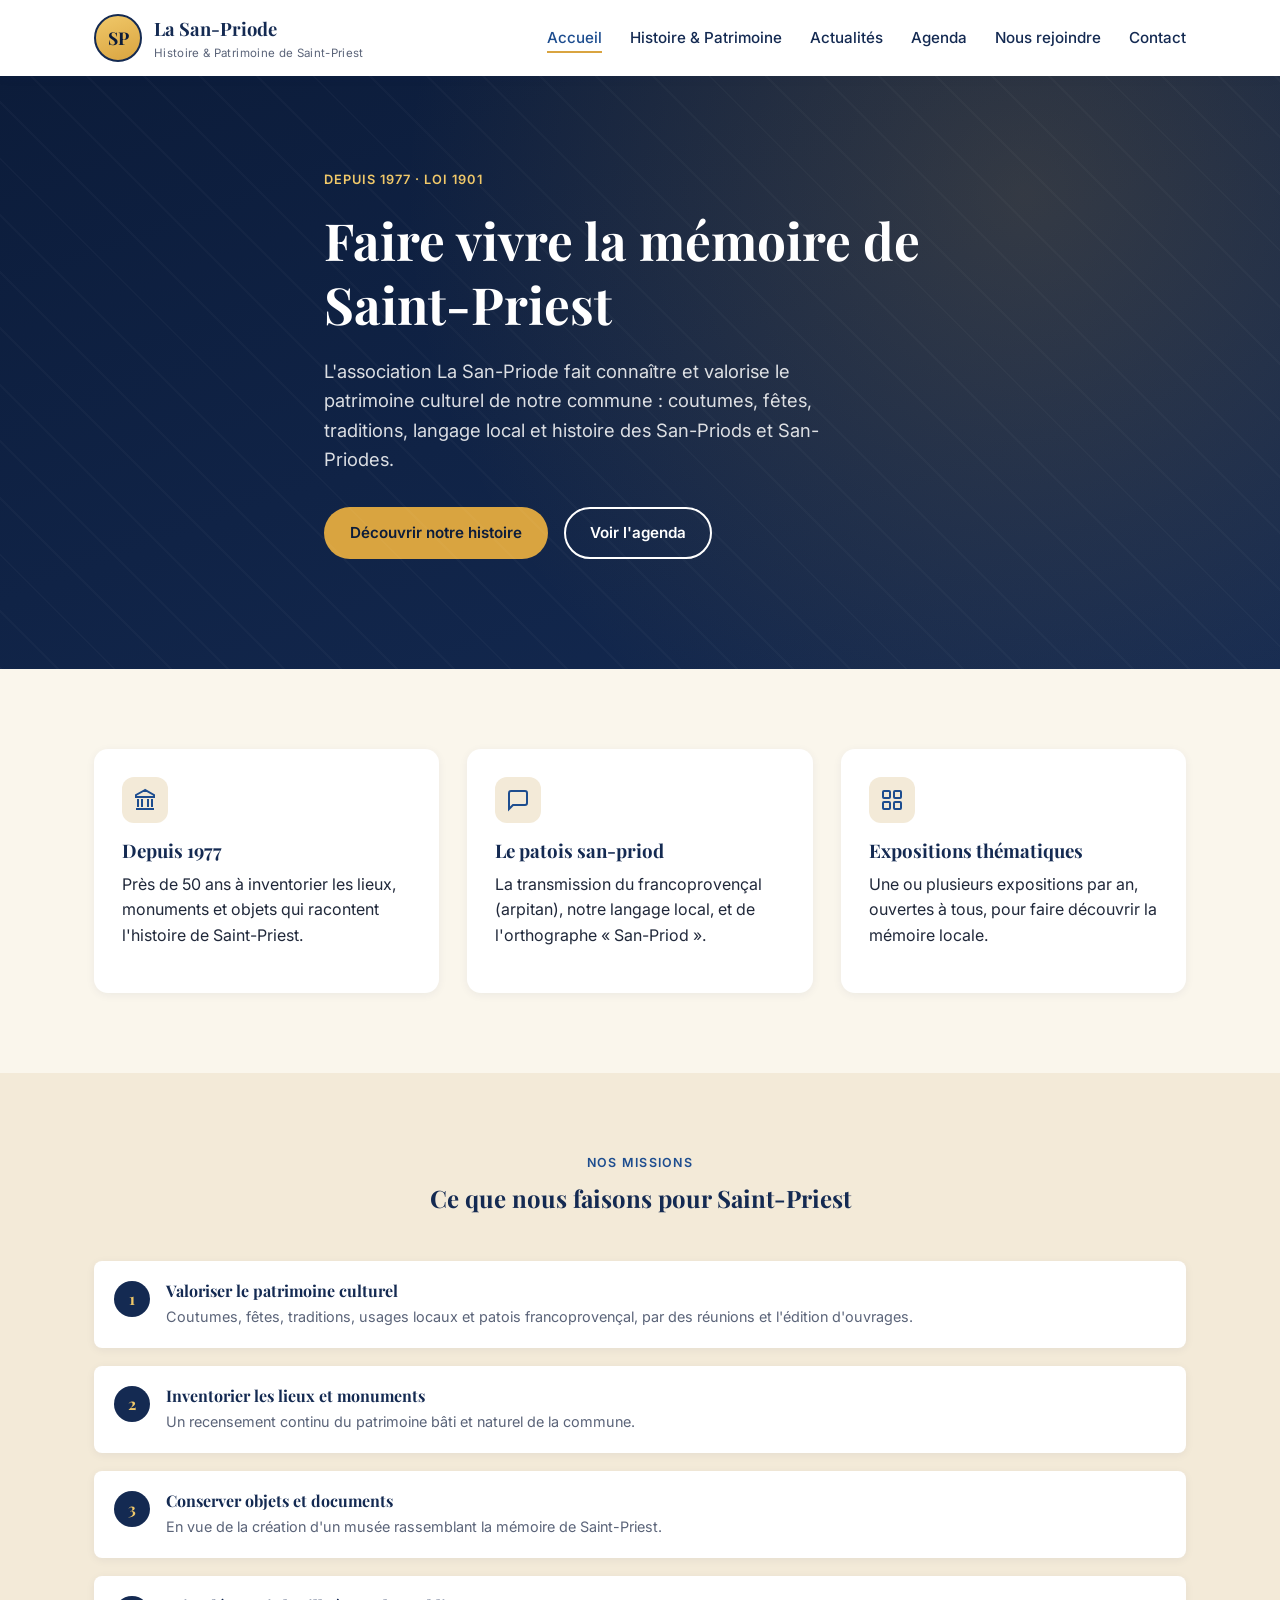
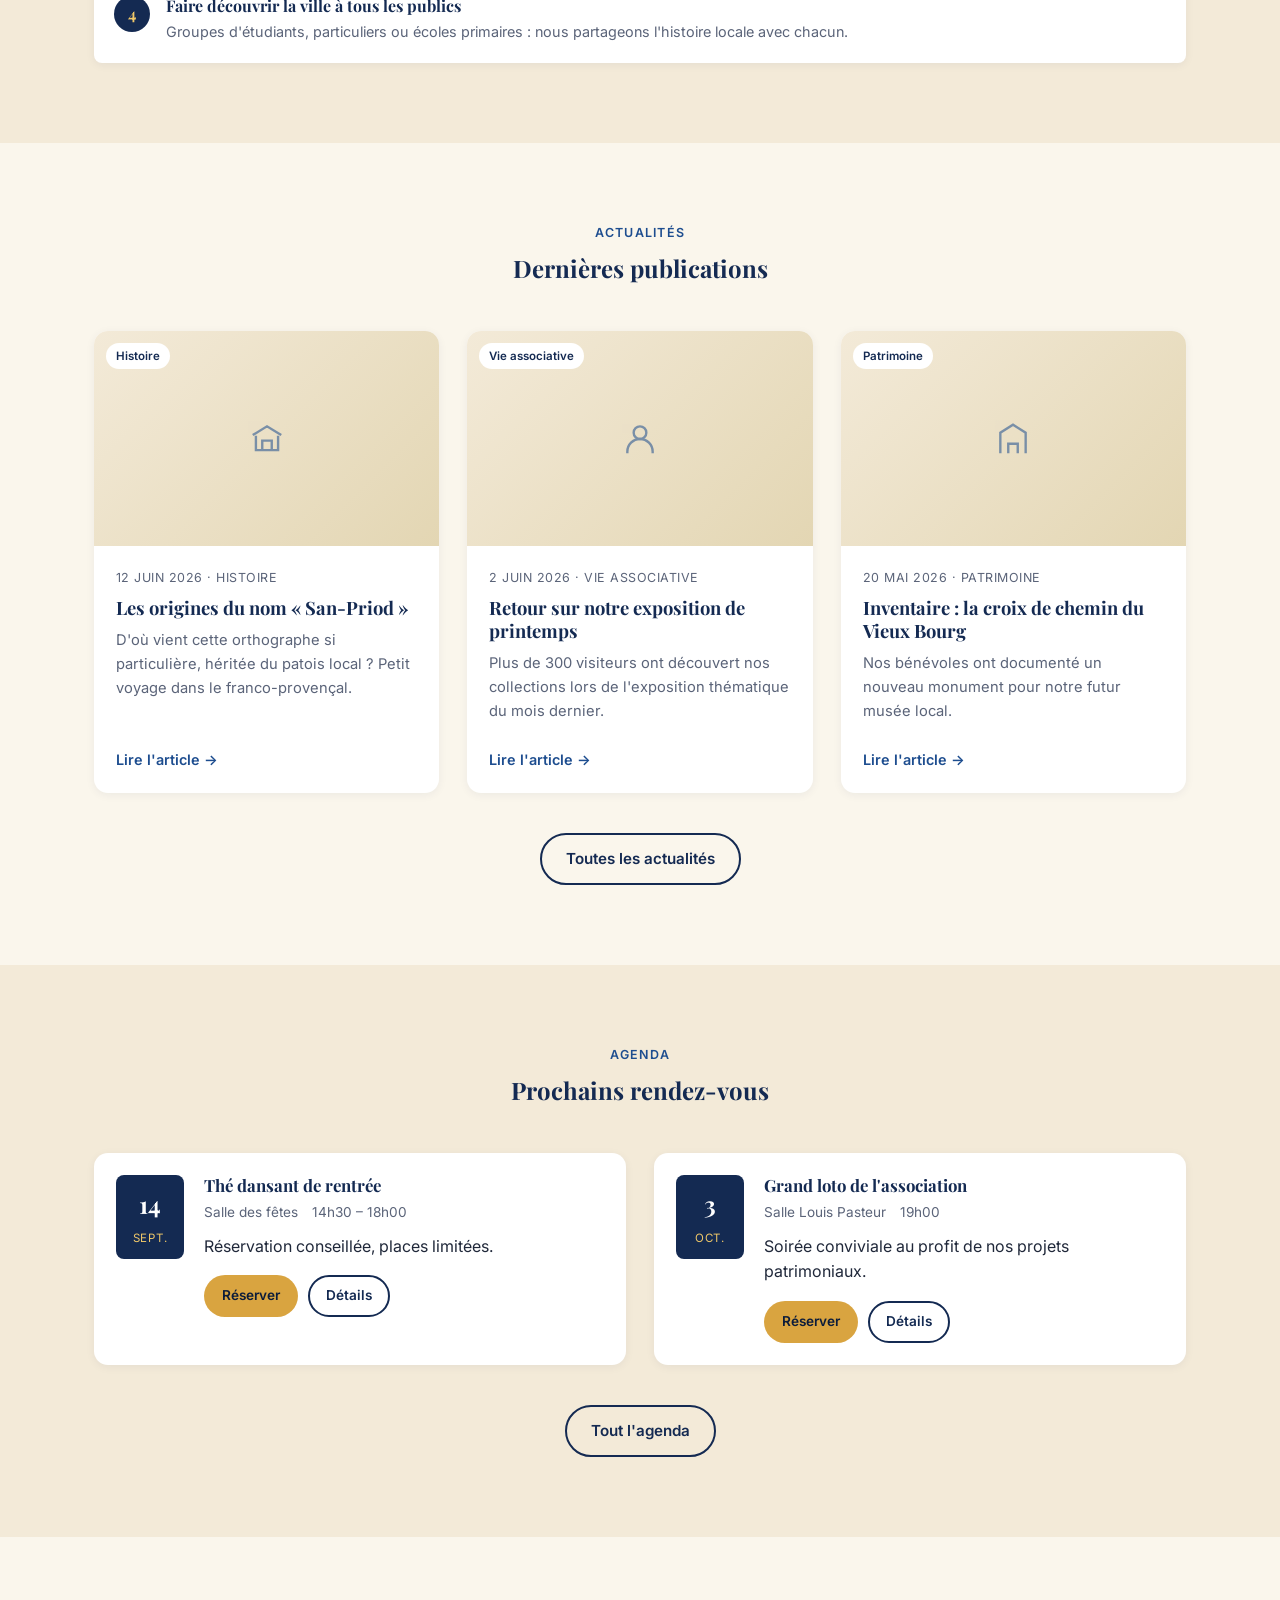
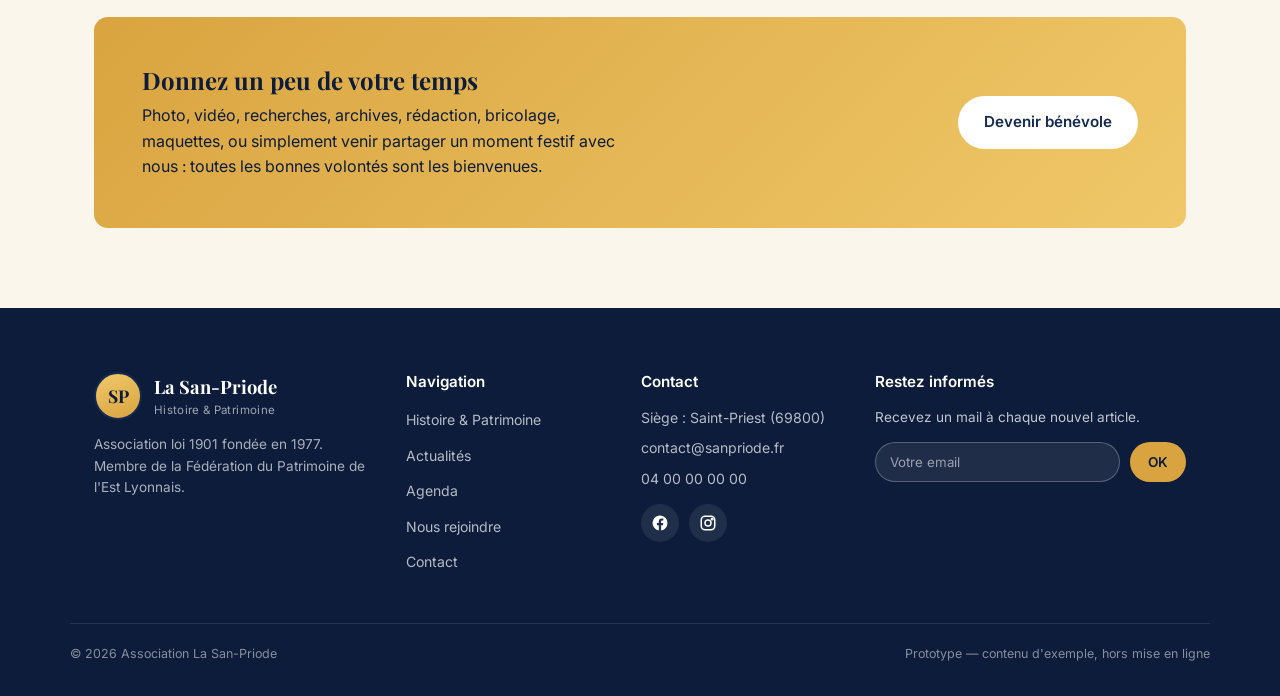
<file: index.html>
<!DOCTYPE html>
<html lang="fr">
<head>
<meta charset="UTF-8">
<meta name="viewport" content="width=device-width, initial-scale=1.0">
<title>La San-Priode — Histoire et Patrimoine de Saint-Priest</title>
<meta name="description" content="Association loi 1901 fondée en 1977, La San-Priode valorise l'histoire, le patrimoine et les traditions de Saint-Priest. Découvrez nos expositions, notre agenda et rejoignez-nous.">
<link rel="icon" href="data:image/svg+xml,%3Csvg xmlns='http://www.w3.org/2000/svg' viewBox='0 0 100 100'%3E%3Ccircle cx='50' cy='50' r='48' fill='%23d9a440'/%3E%3Ctext x='50' y='62' font-size='38' text-anchor='middle' fill='%230c1c3a' font-family='Georgia'%3ESP%3C/text%3E%3C/svg%3E">
<link rel="preconnect" href="https://fonts.googleapis.com">
<link href="https://fonts.googleapis.com/css2?family=Playfair+Display:wght@600;700&family=Inter:wght@400;500;600;700&display=swap" rel="stylesheet">
<link rel="stylesheet" href="css/style.css">
</head>
<body>

<header class="site-header">
  <div class="container header-inner">
    <a href="index.html" class="logo">
      <span class="logo-badge">SP</span>
      <span class="logo-text">
        <strong>La San-Priode</strong>
        <small>Histoire &amp; Patrimoine de Saint-Priest</small>
      </span>
    </a>
    <nav class="main-nav" id="main-nav">
      <ul>
        <li><a href="index.html" aria-current="page">Accueil</a></li>
        <li><a href="histoire.html">Histoire &amp; Patrimoine</a></li>
        <li><a href="actualites.html">Actualités</a></li>
        <li><a href="agenda.html">Agenda</a></li>
        <li><a href="association.html">Nous rejoindre</a></li>
        <li><a href="contact.html">Contact</a></li>
      </ul>
    </nav>
    <button class="nav-toggle" id="nav-toggle" aria-label="Ouvrir le menu" aria-expanded="false">
      <span></span><span></span><span></span>
    </button>
  </div>
</header>
<main>

  <section class="hero">
    <div class="container hero-inner">
      <span class="hero-kicker">Depuis 1977 · Loi 1901</span>
      <h1>Faire vivre la mémoire de Saint-Priest</h1>
      <p class="lead">L'association La San-Priode fait connaître et valorise le patrimoine culturel de notre commune : coutumes, fêtes, traditions, langage local et histoire des San-Priods et San-Priodes.</p>
      <div class="hero-actions">
        <a href="histoire.html" class="btn btn-primary">Découvrir notre histoire</a>
        <a href="agenda.html" class="btn btn-outline" style="border-color:#fff;color:#fff;">Voir l'agenda</a>
      </div>
    </div>
  </section>

  <section class="section">
    <div class="container">
      <div class="grid grid-3">
        <div class="value-card fade-in">
          <div class="icon">
            <svg viewBox="0 0 24 24" fill="none" stroke="currentColor" stroke-width="2"><path d="M12 2 3 7v2h18V7L12 2Z"/><path d="M5 11v8M9 11v8M15 11v8M19 11v8M3 21h18"/></svg>
          </div>
          <h3>Depuis 1977</h3>
          <p>Près de 50 ans à inventorier les lieux, monuments et objets qui racontent l'histoire de Saint-Priest.</p>
        </div>
        <div class="value-card fade-in">
          <div class="icon">
            <svg viewBox="0 0 24 24" fill="none" stroke="currentColor" stroke-width="2"><path d="M21 15a2 2 0 0 1-2 2H7l-4 4V5a2 2 0 0 1 2-2h14a2 2 0 0 1 2 2v10Z"/></svg>
          </div>
          <h3>Le patois san-priod</h3>
          <p>La transmission du francoprovençal (arpitan), notre langage local, et de l'orthographe « San-Priod ».</p>
        </div>
        <div class="value-card fade-in">
          <div class="icon">
            <svg viewBox="0 0 24 24" fill="none" stroke="currentColor" stroke-width="2"><rect x="3" y="3" width="7" height="7" rx="1"/><rect x="14" y="3" width="7" height="7" rx="1"/><rect x="3" y="14" width="7" height="7" rx="1"/><rect x="14" y="14" width="7" height="7" rx="1"/></svg>
          </div>
          <h3>Expositions thématiques</h3>
          <p>Une ou plusieurs expositions par an, ouvertes à tous, pour faire découvrir la mémoire locale.</p>
        </div>
      </div>
    </div>
  </section>

  <section class="section section-alt">
    <div class="container">
      <div class="section-head">
        <span class="eyebrow">Nos missions</span>
        <h2>Ce que nous faisons pour Saint-Priest</h2>
      </div>
      <div class="mission-list">
        <div class="mission-item fade-in">
          <span class="num">1</span>
          <div>
            <h4>Valoriser le patrimoine culturel</h4>
            <p>Coutumes, fêtes, traditions, usages locaux et patois francoprovençal, par des réunions et l'édition d'ouvrages.</p>
          </div>
        </div>
        <div class="mission-item fade-in">
          <span class="num">2</span>
          <div>
            <h4>Inventorier les lieux et monuments</h4>
            <p>Un recensement continu du patrimoine bâti et naturel de la commune.</p>
          </div>
        </div>
        <div class="mission-item fade-in">
          <span class="num">3</span>
          <div>
            <h4>Conserver objets et documents</h4>
            <p>En vue de la création d'un musée rassemblant la mémoire de Saint-Priest.</p>
          </div>
        </div>
        <div class="mission-item fade-in">
          <span class="num">4</span>
          <div>
            <h4>Faire découvrir la ville à tous les publics</h4>
            <p>Groupes d'étudiants, particuliers ou écoles primaires : nous partageons l'histoire locale avec chacun.</p>
          </div>
        </div>
      </div>
    </div>
  </section>

  <section class="section">
    <div class="container">
      <div class="section-head">
        <span class="eyebrow">Actualités</span>
        <h2>Dernières publications</h2>
      </div>
      <div class="grid grid-3">
        <article class="card fade-in">
          <div class="placeholder-media"><span class="tag">Histoire</span>
            <svg viewBox="0 0 24 24" fill="none" stroke="currentColor" stroke-width="1.5"><path d="M3 9.5 12 4l9 5.5M5 10v9h14v-9M9 19v-6h6v6"/></svg>
          </div>
          <div class="card-body">
            <span class="card-meta">12 juin 2026 · Histoire</span>
            <h3>Les origines du nom « San-Priod »</h3>
            <p>D'où vient cette orthographe si particulière, héritée du patois local ? Petit voyage dans le franco-provençal.</p>
            <a href="article.html" class="card-link">Lire l'article →</a>
          </div>
        </article>
        <article class="card fade-in">
          <div class="placeholder-media"><span class="tag">Vie associative</span>
            <svg viewBox="0 0 24 24" fill="none" stroke="currentColor" stroke-width="1.5"><circle cx="12" cy="8" r="4"/><path d="M4 21v-1a8 8 0 0 1 16 0v1"/></svg>
          </div>
          <div class="card-body">
            <span class="card-meta">2 juin 2026 · Vie associative</span>
            <h3>Retour sur notre exposition de printemps</h3>
            <p>Plus de 300 visiteurs ont découvert nos collections lors de l'exposition thématique du mois dernier.</p>
            <a href="article.html" class="card-link">Lire l'article →</a>
          </div>
        </article>
        <article class="card fade-in">
          <div class="placeholder-media"><span class="tag">Patrimoine</span>
            <svg viewBox="0 0 24 24" fill="none" stroke="currentColor" stroke-width="1.5"><path d="M4 21V8l8-5 8 5v13"/><path d="M9 21v-6h6v6"/></svg>
          </div>
          <div class="card-body">
            <span class="card-meta">20 mai 2026 · Patrimoine</span>
            <h3>Inventaire : la croix de chemin du Vieux Bourg</h3>
            <p>Nos bénévoles ont documenté un nouveau monument pour notre futur musée local.</p>
            <a href="article.html" class="card-link">Lire l'article →</a>
          </div>
        </article>
      </div>
      <div class="section-foot">
        <a href="actualites.html" class="btn btn-outline">Toutes les actualités</a>
      </div>
    </div>
  </section>

  <section class="section section-alt">
    <div class="container">
      <div class="section-head">
        <span class="eyebrow">Agenda</span>
        <h2>Prochains rendez-vous</h2>
      </div>
      <div class="grid grid-2">
        <div class="event-card fade-in">
          <div class="event-date"><span class="day">14</span><span class="month">Sept.</span></div>
          <div class="event-body">
            <h3>Thé dansant de rentrée</h3>
            <div class="event-meta">
              <span>Salle des fêtes</span>
              <span>14h30 – 18h00</span>
            </div>
            <p>Réservation conseillée, places limitées.</p>
            <div class="event-actions">
              <a href="reservation.html" class="btn btn-primary btn-sm">Réserver</a>
              <a href="agenda.html" class="btn btn-outline btn-sm">Détails</a>
            </div>
          </div>
        </div>
        <div class="event-card fade-in">
          <div class="event-date"><span class="day">3</span><span class="month">Oct.</span></div>
          <div class="event-body">
            <h3>Grand loto de l'association</h3>
            <div class="event-meta">
              <span>Salle Louis Pasteur</span>
              <span>19h00</span>
            </div>
            <p>Soirée conviviale au profit de nos projets patrimoniaux.</p>
            <div class="event-actions">
              <a href="reservation.html" class="btn btn-primary btn-sm">Réserver</a>
              <a href="agenda.html" class="btn btn-outline btn-sm">Détails</a>
            </div>
          </div>
        </div>
      </div>
      <div class="section-foot">
        <a href="agenda.html" class="btn btn-outline">Tout l'agenda</a>
      </div>
    </div>
  </section>

  <section class="section">
    <div class="container">
      <div class="cta-banner fade-in">
        <div>
          <h2>Donnez un peu de votre temps</h2>
          <p>Photo, vidéo, recherches, archives, rédaction, bricolage, maquettes, ou simplement venir partager un moment festif avec nous : toutes les bonnes volontés sont les bienvenues.</p>
        </div>
        <a href="association.html" class="btn btn-light">Devenir bénévole</a>
      </div>
    </div>
  </section>

</main>

<footer class="site-footer">
  <div class="container footer-grid">
    <div class="footer-brand">
      <a href="index.html" class="logo">
        <span class="logo-badge">SP</span>
        <span class="logo-text"><strong>La San-Priode</strong><small>Histoire &amp; Patrimoine</small></span>
      </a>
      <p>Association loi 1901 fondée en 1977. Membre de la Fédération du Patrimoine de l'Est Lyonnais.</p>
    </div>
    <div class="footer-links">
      <h3>Navigation</h3>
      <ul>
        <li><a href="histoire.html">Histoire &amp; Patrimoine</a></li>
        <li><a href="actualites.html">Actualités</a></li>
        <li><a href="agenda.html">Agenda</a></li>
        <li><a href="association.html">Nous rejoindre</a></li>
        <li><a href="contact.html">Contact</a></li>
      </ul>
    </div>
    <div class="footer-contact">
      <h3>Contact</h3>
      <p>Siège : Saint-Priest (69800)</p>
      <p>contact@sanpriode.fr</p>
      <p>04 00 00 00 00</p>
      <div class="social-links">
        <a href="#" aria-label="Facebook" target="_blank" rel="noopener">
          <svg viewBox="0 0 24 24" fill="currentColor"><path d="M22 12a10 10 0 1 0-11.6 9.9v-7H7.9V12h2.5V9.8c0-2.5 1.5-3.9 3.8-3.9 1.1 0 2.2.2 2.2.2v2.5h-1.3c-1.2 0-1.6.8-1.6 1.6V12h2.8l-.4 2.9h-2.4v7A10 10 0 0 0 22 12Z"/></svg>
        </a>
        <a href="#" aria-label="Instagram" target="_blank" rel="noopener">
          <svg viewBox="0 0 24 24" fill="none" stroke="currentColor" stroke-width="2"><rect x="3" y="3" width="18" height="18" rx="5"/><circle cx="12" cy="12" r="4"/><circle cx="17.5" cy="6.5" r="1"/></svg>
        </a>
      </div>
    </div>
    <div class="footer-newsletter">
      <h3>Restez informés</h3>
      <p style="font-size:0.85rem;">Recevez un mail à chaque nouvel article.</p>
      <form class="newsletter-form" data-simulate>
        <input type="email" required placeholder="Votre email">
        <button type="submit" class="btn btn-primary btn-sm">OK</button>
      </form>
    </div>
  </div>
  <div class="container footer-bottom">
    <p>© 2026 Association La San-Priode</p>
    <p class="footer-meta">Prototype — contenu d'exemple, hors mise en ligne</p>
  </div>
</footer>

<script src="js/main.js"></script>
</body>
</html>
</file>
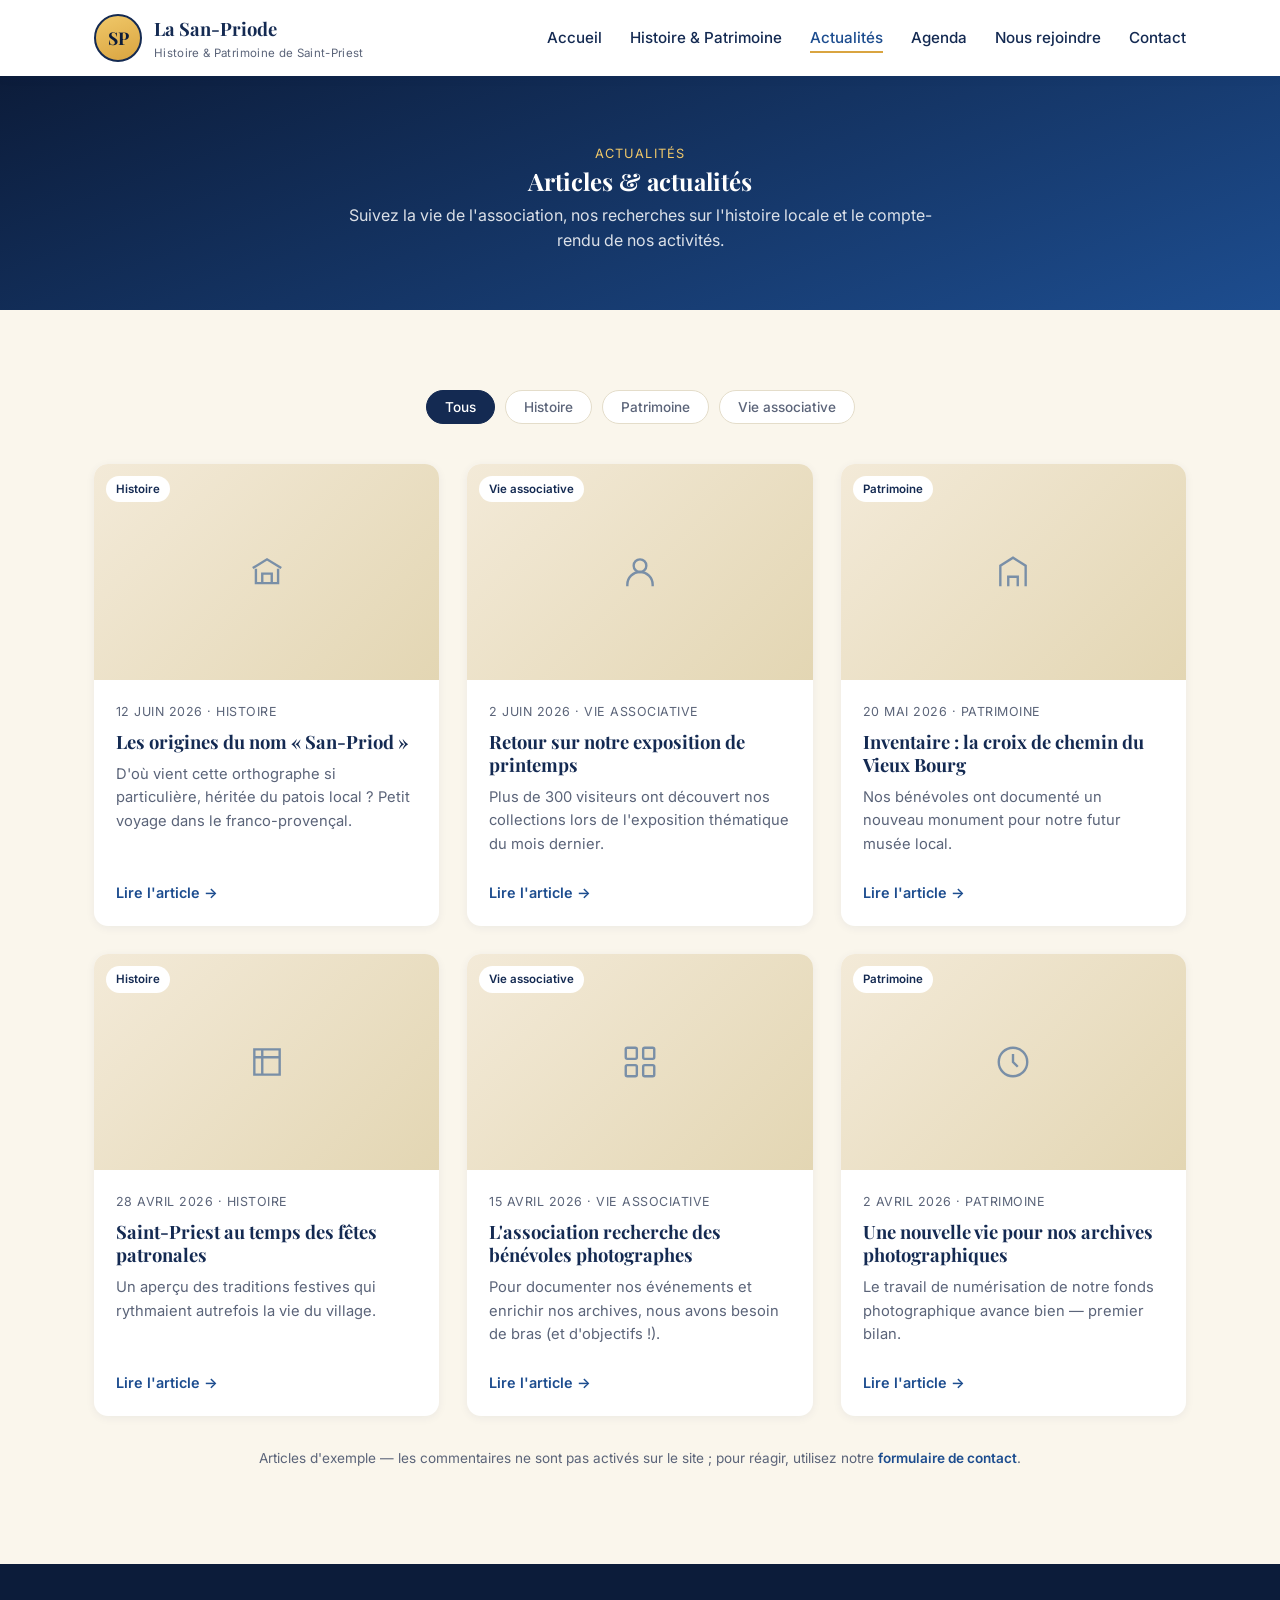
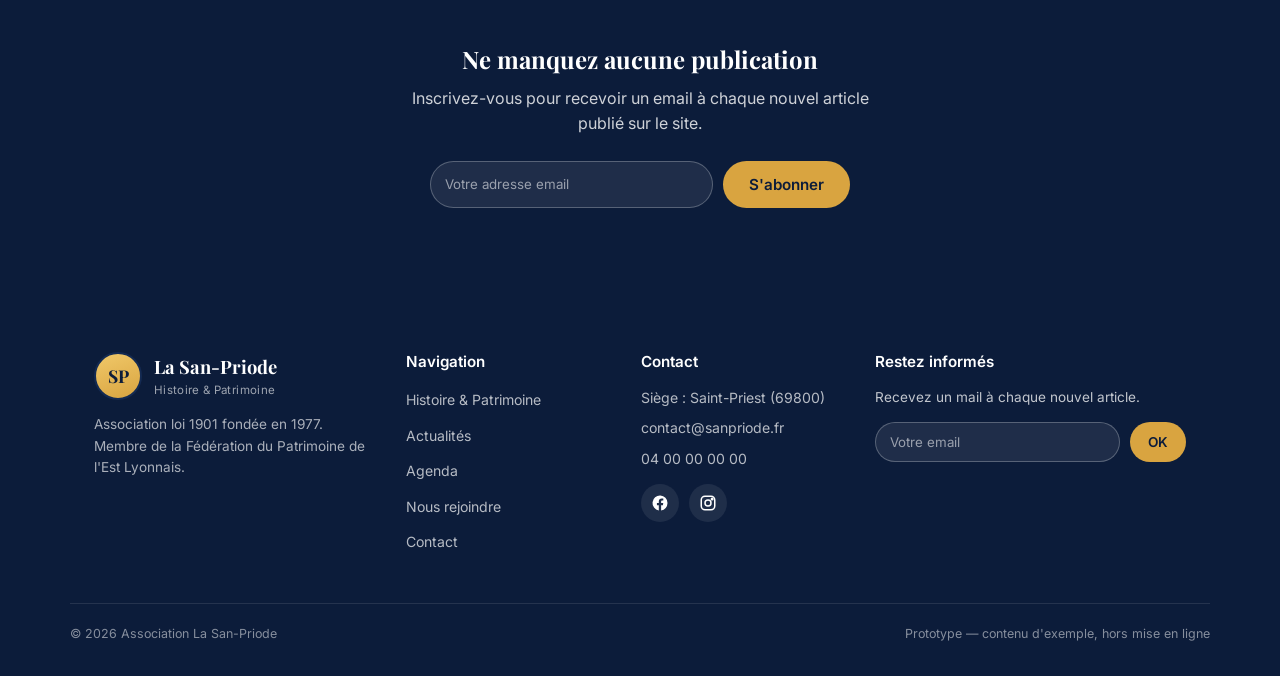
<file: actualites.html>
<!DOCTYPE html>
<html lang="fr">
<head>
<meta charset="UTF-8">
<meta name="viewport" content="width=device-width, initial-scale=1.0">
<title>Actualités — La San-Priode</title>
<meta name="description" content="Toutes les actualités, articles et publications de l'association La San-Priode sur l'histoire et le patrimoine de Saint-Priest.">
<link rel="icon" href="data:image/svg+xml,%3Csvg xmlns='http://www.w3.org/2000/svg' viewBox='0 0 100 100'%3E%3Ccircle cx='50' cy='50' r='48' fill='%23d9a440'/%3E%3Ctext x='50' y='62' font-size='38' text-anchor='middle' fill='%230c1c3a' font-family='Georgia'%3ESP%3C/text%3E%3C/svg%3E">
<link rel="preconnect" href="https://fonts.googleapis.com">
<link href="https://fonts.googleapis.com/css2?family=Playfair+Display:wght@600;700&family=Inter:wght@400;500;600;700&display=swap" rel="stylesheet">
<link rel="stylesheet" href="css/style.css">
</head>
<body>

<header class="site-header">
  <div class="container header-inner">
    <a href="index.html" class="logo">
      <span class="logo-badge">SP</span>
      <span class="logo-text"><strong>La San-Priode</strong><small>Histoire &amp; Patrimoine de Saint-Priest</small></span>
    </a>
    <nav class="main-nav" id="main-nav">
      <ul>
        <li><a href="index.html">Accueil</a></li>
        <li><a href="histoire.html">Histoire &amp; Patrimoine</a></li>
        <li><a href="actualites.html" aria-current="page">Actualités</a></li>
        <li><a href="agenda.html">Agenda</a></li>
        <li><a href="association.html">Nous rejoindre</a></li>
        <li><a href="contact.html">Contact</a></li>
      </ul>
    </nav>
    <button class="nav-toggle" id="nav-toggle" aria-label="Ouvrir le menu" aria-expanded="false">
      <span></span><span></span><span></span>
    </button>
  </div>
</header>

<main>

  <section class="page-hero">
    <div class="container">
      <span class="breadcrumb">Actualités</span>
      <h1>Articles &amp; actualités</h1>
      <p>Suivez la vie de l'association, nos recherches sur l'histoire locale et le compte-rendu de nos activités.</p>
    </div>
  </section>

  <section class="section">
    <div class="container">

      <div class="tag-filters">
        <button class="tag-filter active" data-filter="tous">Tous</button>
        <button class="tag-filter" data-filter="histoire">Histoire</button>
        <button class="tag-filter" data-filter="patrimoine">Patrimoine</button>
        <button class="tag-filter" data-filter="vie-associative">Vie associative</button>
      </div>

      <div class="grid grid-3">

        <article class="card fade-in" data-category="histoire">
          <div class="placeholder-media"><span class="tag">Histoire</span>
            <svg viewBox="0 0 24 24" fill="none" stroke="currentColor" stroke-width="1.5"><path d="M3 9.5 12 4l9 5.5M5 10v9h14v-9M9 19v-6h6v6"/></svg>
          </div>
          <div class="card-body">
            <span class="card-meta">12 juin 2026 · Histoire</span>
            <h3>Les origines du nom « San-Priod »</h3>
            <p>D'où vient cette orthographe si particulière, héritée du patois local ? Petit voyage dans le franco-provençal.</p>
            <a href="article.html" class="card-link">Lire l'article →</a>
          </div>
        </article>

        <article class="card fade-in" data-category="vie-associative">
          <div class="placeholder-media"><span class="tag">Vie associative</span>
            <svg viewBox="0 0 24 24" fill="none" stroke="currentColor" stroke-width="1.5"><circle cx="12" cy="8" r="4"/><path d="M4 21v-1a8 8 0 0 1 16 0v1"/></svg>
          </div>
          <div class="card-body">
            <span class="card-meta">2 juin 2026 · Vie associative</span>
            <h3>Retour sur notre exposition de printemps</h3>
            <p>Plus de 300 visiteurs ont découvert nos collections lors de l'exposition thématique du mois dernier.</p>
            <a href="article.html" class="card-link">Lire l'article →</a>
          </div>
        </article>

        <article class="card fade-in" data-category="patrimoine">
          <div class="placeholder-media"><span class="tag">Patrimoine</span>
            <svg viewBox="0 0 24 24" fill="none" stroke="currentColor" stroke-width="1.5"><path d="M4 21V8l8-5 8 5v13"/><path d="M9 21v-6h6v6"/></svg>
          </div>
          <div class="card-body">
            <span class="card-meta">20 mai 2026 · Patrimoine</span>
            <h3>Inventaire : la croix de chemin du Vieux Bourg</h3>
            <p>Nos bénévoles ont documenté un nouveau monument pour notre futur musée local.</p>
            <a href="article.html" class="card-link">Lire l'article →</a>
          </div>
        </article>

        <article class="card fade-in" data-category="histoire">
          <div class="placeholder-media"><span class="tag">Histoire</span>
            <svg viewBox="0 0 24 24" fill="none" stroke="currentColor" stroke-width="1.5"><path d="M4 4h16v16H4z"/><path d="M4 9h16M9 4v16"/></svg>
          </div>
          <div class="card-body">
            <span class="card-meta">28 avril 2026 · Histoire</span>
            <h3>Saint-Priest au temps des fêtes patronales</h3>
            <p>Un aperçu des traditions festives qui rythmaient autrefois la vie du village.</p>
            <a href="article.html" class="card-link">Lire l'article →</a>
          </div>
        </article>

        <article class="card fade-in" data-category="vie-associative">
          <div class="placeholder-media"><span class="tag">Vie associative</span>
            <svg viewBox="0 0 24 24" fill="none" stroke="currentColor" stroke-width="1.5"><rect x="3" y="3" width="7" height="7" rx="1"/><rect x="14" y="3" width="7" height="7" rx="1"/><rect x="3" y="14" width="7" height="7" rx="1"/><rect x="14" y="14" width="7" height="7" rx="1"/></svg>
          </div>
          <div class="card-body">
            <span class="card-meta">15 avril 2026 · Vie associative</span>
            <h3>L'association recherche des bénévoles photographes</h3>
            <p>Pour documenter nos événements et enrichir nos archives, nous avons besoin de bras (et d'objectifs !).</p>
            <a href="article.html" class="card-link">Lire l'article →</a>
          </div>
        </article>

        <article class="card fade-in" data-category="patrimoine">
          <div class="placeholder-media"><span class="tag">Patrimoine</span>
            <svg viewBox="0 0 24 24" fill="none" stroke="currentColor" stroke-width="1.5"><circle cx="12" cy="12" r="9"/><path d="M12 7v5l3 3"/></svg>
          </div>
          <div class="card-body">
            <span class="card-meta">2 avril 2026 · Patrimoine</span>
            <h3>Une nouvelle vie pour nos archives photographiques</h3>
            <p>Le travail de numérisation de notre fonds photographique avance bien — premier bilan.</p>
            <a href="article.html" class="card-link">Lire l'article →</a>
          </div>
        </article>

      </div>

      <p class="text-center" style="margin-top:32px; font-size:0.85rem; color:var(--color-text-light);">Articles d'exemple — les commentaires ne sont pas activés sur le site ; pour réagir, utilisez notre <a href="contact.html" style="color:var(--color-blue); font-weight:600;">formulaire de contact</a>.</p>

    </div>
  </section>

  <section class="section section-navy">
    <div class="container text-center">
      <h2>Ne manquez aucune publication</h2>
      <p style="max-width:480px;margin:0 auto 24px;color:rgba(255,255,255,0.8);">Inscrivez-vous pour recevoir un email à chaque nouvel article publié sur le site.</p>
      <form class="newsletter-form" data-simulate style="max-width:420px;margin:0 auto;">
        <input type="email" required placeholder="Votre adresse email">
        <button type="submit" class="btn btn-primary">S'abonner</button>
      </form>
    </div>
  </section>

</main>

<footer class="site-footer">
  <div class="container footer-grid">
    <div class="footer-brand">
      <a href="index.html" class="logo">
        <span class="logo-badge">SP</span>
        <span class="logo-text"><strong>La San-Priode</strong><small>Histoire &amp; Patrimoine</small></span>
      </a>
      <p>Association loi 1901 fondée en 1977. Membre de la Fédération du Patrimoine de l'Est Lyonnais.</p>
    </div>
    <div class="footer-links">
      <h3>Navigation</h3>
      <ul>
        <li><a href="histoire.html">Histoire &amp; Patrimoine</a></li>
        <li><a href="actualites.html">Actualités</a></li>
        <li><a href="agenda.html">Agenda</a></li>
        <li><a href="association.html">Nous rejoindre</a></li>
        <li><a href="contact.html">Contact</a></li>
      </ul>
    </div>
    <div class="footer-contact">
      <h3>Contact</h3>
      <p>Siège : Saint-Priest (69800)</p>
      <p>contact@sanpriode.fr</p>
      <p>04 00 00 00 00</p>
      <div class="social-links">
        <a href="#" aria-label="Facebook" target="_blank" rel="noopener"><svg viewBox="0 0 24 24" fill="currentColor"><path d="M22 12a10 10 0 1 0-11.6 9.9v-7H7.9V12h2.5V9.8c0-2.5 1.5-3.9 3.8-3.9 1.1 0 2.2.2 2.2.2v2.5h-1.3c-1.2 0-1.6.8-1.6 1.6V12h2.8l-.4 2.9h-2.4v7A10 10 0 0 0 22 12Z"/></svg></a>
        <a href="#" aria-label="Instagram" target="_blank" rel="noopener"><svg viewBox="0 0 24 24" fill="none" stroke="currentColor" stroke-width="2"><rect x="3" y="3" width="18" height="18" rx="5"/><circle cx="12" cy="12" r="4"/><circle cx="17.5" cy="6.5" r="1"/></svg></a>
      </div>
    </div>
    <div class="footer-newsletter">
      <h3>Restez informés</h3>
      <p style="font-size:0.85rem;">Recevez un mail à chaque nouvel article.</p>
      <form class="newsletter-form" data-simulate>
        <input type="email" required placeholder="Votre email">
        <button type="submit" class="btn btn-primary btn-sm">OK</button>
      </form>
    </div>
  </div>
  <div class="container footer-bottom">
    <p>© 2026 Association La San-Priode</p>
    <p class="footer-meta">Prototype — contenu d'exemple, hors mise en ligne</p>
  </div>
</footer>

<script src="js/main.js"></script>
</body>
</html>
</file>
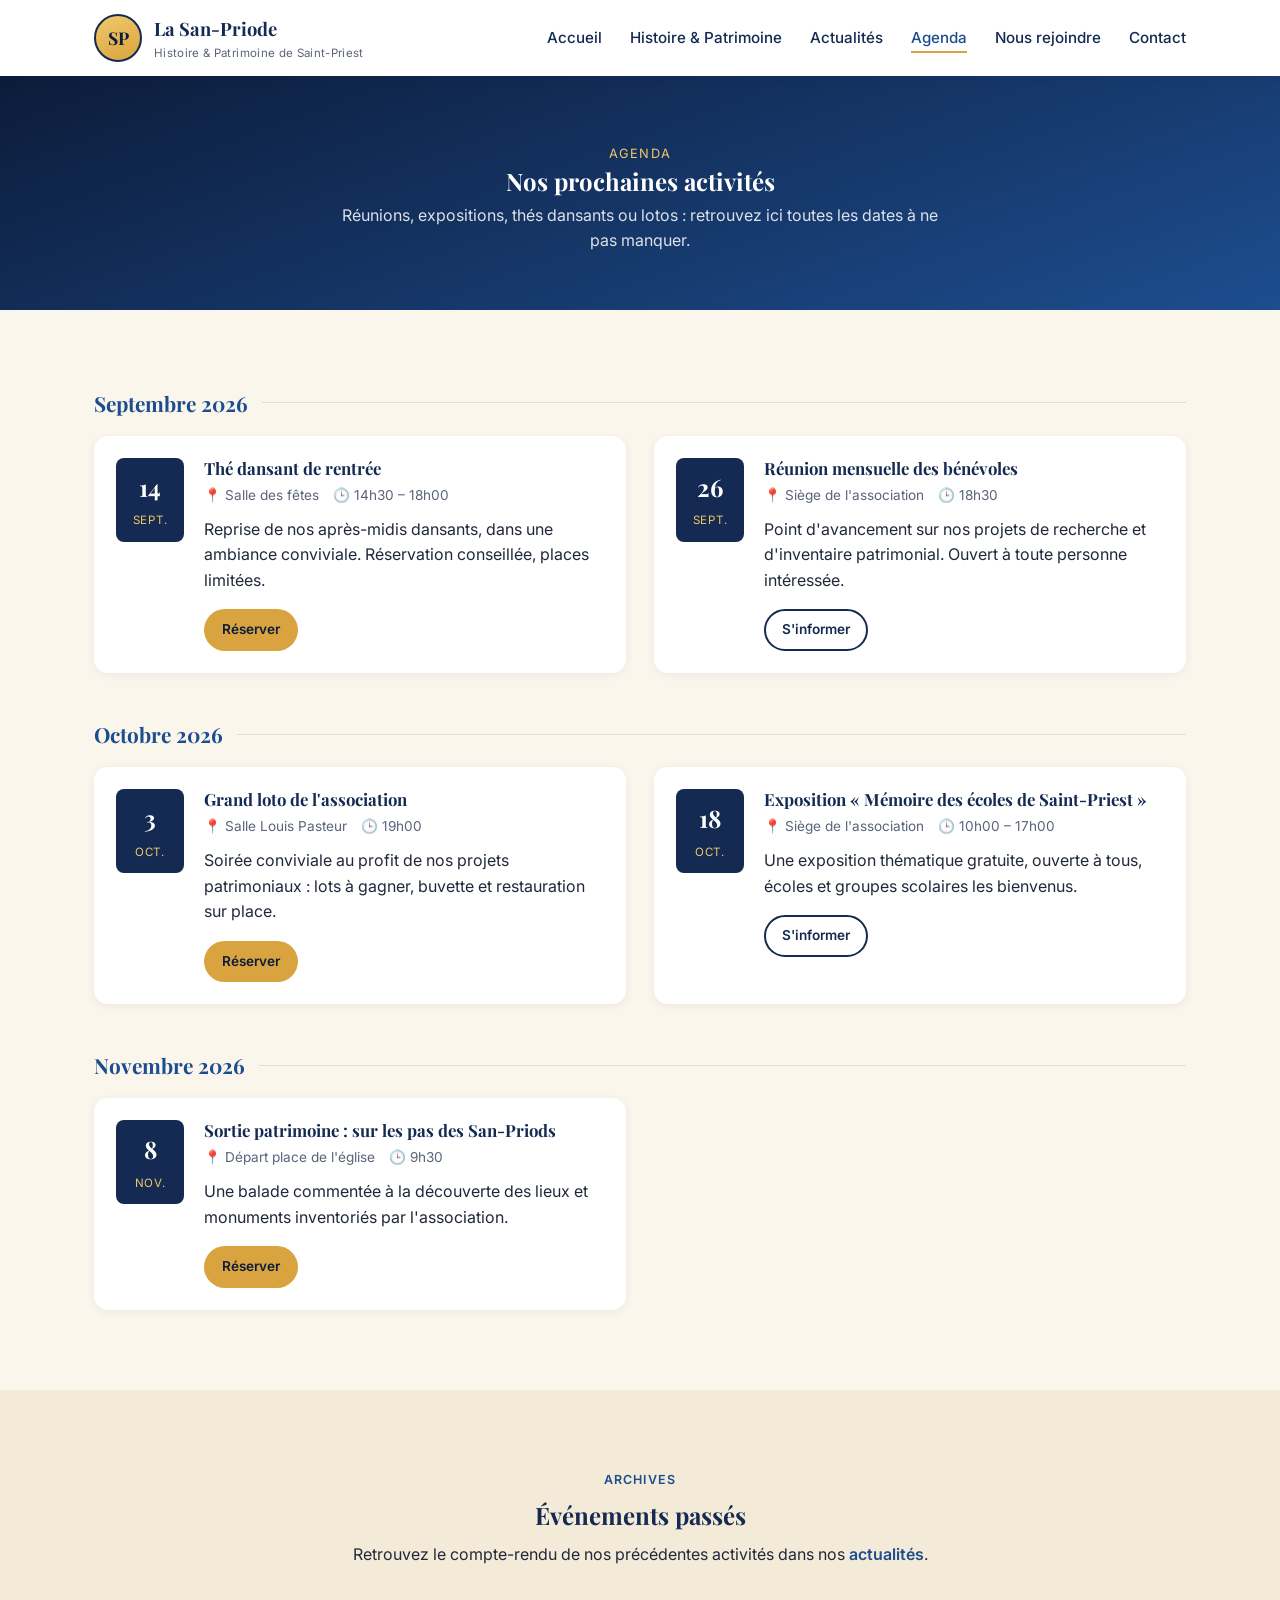
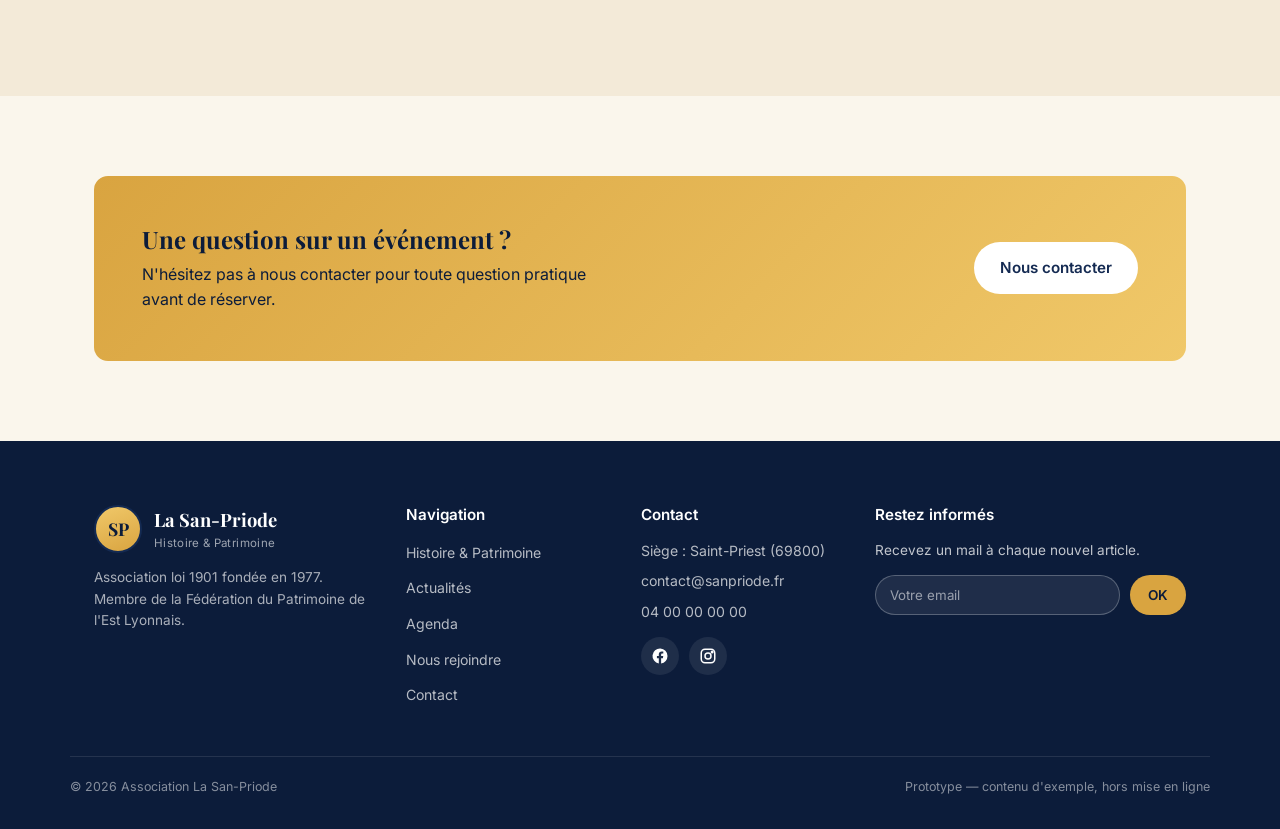
<file: agenda.html>
<!DOCTYPE html>
<html lang="fr">
<head>
<meta charset="UTF-8">
<meta name="viewport" content="width=device-width, initial-scale=1.0">
<title>Agenda — La San-Priode</title>
<meta name="description" content="Toutes les activités à venir de l'association La San-Priode : thés dansants, lotos, expositions et sorties à Saint-Priest.">
<link rel="icon" href="data:image/svg+xml,%3Csvg xmlns='http://www.w3.org/2000/svg' viewBox='0 0 100 100'%3E%3Ccircle cx='50' cy='50' r='48' fill='%23d9a440'/%3E%3Ctext x='50' y='62' font-size='38' text-anchor='middle' fill='%230c1c3a' font-family='Georgia'%3ESP%3C/text%3E%3C/svg%3E">
<link rel="preconnect" href="https://fonts.googleapis.com">
<link href="https://fonts.googleapis.com/css2?family=Playfair+Display:wght@600;700&family=Inter:wght@400;500;600;700&display=swap" rel="stylesheet">
<link rel="stylesheet" href="css/style.css">
</head>
<body>

<header class="site-header">
  <div class="container header-inner">
    <a href="index.html" class="logo">
      <span class="logo-badge">SP</span>
      <span class="logo-text"><strong>La San-Priode</strong><small>Histoire &amp; Patrimoine de Saint-Priest</small></span>
    </a>
    <nav class="main-nav" id="main-nav">
      <ul>
        <li><a href="index.html">Accueil</a></li>
        <li><a href="histoire.html">Histoire &amp; Patrimoine</a></li>
        <li><a href="actualites.html">Actualités</a></li>
        <li><a href="agenda.html" aria-current="page">Agenda</a></li>
        <li><a href="association.html">Nous rejoindre</a></li>
        <li><a href="contact.html">Contact</a></li>
      </ul>
    </nav>
    <button class="nav-toggle" id="nav-toggle" aria-label="Ouvrir le menu" aria-expanded="false">
      <span></span><span></span><span></span>
    </button>
  </div>
</header>

<main>

  <section class="page-hero">
    <div class="container">
      <span class="breadcrumb">Agenda</span>
      <h1>Nos prochaines activités</h1>
      <p>Réunions, expositions, thés dansants ou lotos : retrouvez ici toutes les dates à ne pas manquer.</p>
    </div>
  </section>

  <section class="section">
    <div class="container">

      <h2 class="month-heading">Septembre 2026</h2>
      <div class="grid grid-2">
        <div class="event-card fade-in">
          <div class="event-date"><span class="day">14</span><span class="month">Sept.</span></div>
          <div class="event-body">
            <h3>Thé dansant de rentrée</h3>
            <div class="event-meta"><span>📍 Salle des fêtes</span><span>🕒 14h30 – 18h00</span></div>
            <p>Reprise de nos après-midis dansants, dans une ambiance conviviale. Réservation conseillée, places limitées.</p>
            <div class="event-actions">
              <a href="reservation.html" class="btn btn-primary btn-sm">Réserver</a>
            </div>
          </div>
        </div>
        <div class="event-card fade-in">
          <div class="event-date"><span class="day">26</span><span class="month">Sept.</span></div>
          <div class="event-body">
            <h3>Réunion mensuelle des bénévoles</h3>
            <div class="event-meta"><span>📍 Siège de l'association</span><span>🕒 18h30</span></div>
            <p>Point d'avancement sur nos projets de recherche et d'inventaire patrimonial. Ouvert à toute personne intéressée.</p>
            <div class="event-actions">
              <a href="contact.html" class="btn btn-outline btn-sm">S'informer</a>
            </div>
          </div>
        </div>
      </div>

      <h2 class="month-heading">Octobre 2026</h2>
      <div class="grid grid-2">
        <div class="event-card fade-in">
          <div class="event-date"><span class="day">3</span><span class="month">Oct.</span></div>
          <div class="event-body">
            <h3>Grand loto de l'association</h3>
            <div class="event-meta"><span>📍 Salle Louis Pasteur</span><span>🕒 19h00</span></div>
            <p>Soirée conviviale au profit de nos projets patrimoniaux : lots à gagner, buvette et restauration sur place.</p>
            <div class="event-actions">
              <a href="reservation.html" class="btn btn-primary btn-sm">Réserver</a>
            </div>
          </div>
        </div>
        <div class="event-card fade-in">
          <div class="event-date"><span class="day">18</span><span class="month">Oct.</span></div>
          <div class="event-body">
            <h3>Exposition « Mémoire des écoles de Saint-Priest »</h3>
            <div class="event-meta"><span>📍 Siège de l'association</span><span>🕒 10h00 – 17h00</span></div>
            <p>Une exposition thématique gratuite, ouverte à tous, écoles et groupes scolaires les bienvenus.</p>
            <div class="event-actions">
              <a href="contact.html" class="btn btn-outline btn-sm">S'informer</a>
            </div>
          </div>
        </div>
      </div>

      <h2 class="month-heading">Novembre 2026</h2>
      <div class="grid grid-2">
        <div class="event-card fade-in">
          <div class="event-date"><span class="day">8</span><span class="month">Nov.</span></div>
          <div class="event-body">
            <h3>Sortie patrimoine : sur les pas des San-Priods</h3>
            <div class="event-meta"><span>📍 Départ place de l'église</span><span>🕒 9h30</span></div>
            <p>Une balade commentée à la découverte des lieux et monuments inventoriés par l'association.</p>
            <div class="event-actions">
              <a href="reservation.html" class="btn btn-primary btn-sm">Réserver</a>
            </div>
          </div>
        </div>
      </div>

    </div>
  </section>

  <section class="section section-alt">
    <div class="container">
      <div class="section-head">
        <span class="eyebrow">Archives</span>
        <h2>Événements passés</h2>
        <p>Retrouvez le compte-rendu de nos précédentes activités dans nos <a href="actualites.html" style="color:var(--color-blue); font-weight:600;">actualités</a>.</p>
      </div>
    </div>
  </section>

  <section class="section">
    <div class="container">
      <div class="cta-banner fade-in">
        <div>
          <h2>Une question sur un événement ?</h2>
          <p>N'hésitez pas à nous contacter pour toute question pratique avant de réserver.</p>
        </div>
        <a href="contact.html" class="btn btn-light">Nous contacter</a>
      </div>
    </div>
  </section>

</main>

<footer class="site-footer">
  <div class="container footer-grid">
    <div class="footer-brand">
      <a href="index.html" class="logo">
        <span class="logo-badge">SP</span>
        <span class="logo-text"><strong>La San-Priode</strong><small>Histoire &amp; Patrimoine</small></span>
      </a>
      <p>Association loi 1901 fondée en 1977. Membre de la Fédération du Patrimoine de l'Est Lyonnais.</p>
    </div>
    <div class="footer-links">
      <h3>Navigation</h3>
      <ul>
        <li><a href="histoire.html">Histoire &amp; Patrimoine</a></li>
        <li><a href="actualites.html">Actualités</a></li>
        <li><a href="agenda.html">Agenda</a></li>
        <li><a href="association.html">Nous rejoindre</a></li>
        <li><a href="contact.html">Contact</a></li>
      </ul>
    </div>
    <div class="footer-contact">
      <h3>Contact</h3>
      <p>Siège : Saint-Priest (69800)</p>
      <p>contact@sanpriode.fr</p>
      <p>04 00 00 00 00</p>
      <div class="social-links">
        <a href="#" aria-label="Facebook" target="_blank" rel="noopener"><svg viewBox="0 0 24 24" fill="currentColor"><path d="M22 12a10 10 0 1 0-11.6 9.9v-7H7.9V12h2.5V9.8c0-2.5 1.5-3.9 3.8-3.9 1.1 0 2.2.2 2.2.2v2.5h-1.3c-1.2 0-1.6.8-1.6 1.6V12h2.8l-.4 2.9h-2.4v7A10 10 0 0 0 22 12Z"/></svg></a>
        <a href="#" aria-label="Instagram" target="_blank" rel="noopener"><svg viewBox="0 0 24 24" fill="none" stroke="currentColor" stroke-width="2"><rect x="3" y="3" width="18" height="18" rx="5"/><circle cx="12" cy="12" r="4"/><circle cx="17.5" cy="6.5" r="1"/></svg></a>
      </div>
    </div>
    <div class="footer-newsletter">
      <h3>Restez informés</h3>
      <p style="font-size:0.85rem;">Recevez un mail à chaque nouvel article.</p>
      <form class="newsletter-form" data-simulate>
        <input type="email" required placeholder="Votre email">
        <button type="submit" class="btn btn-primary btn-sm">OK</button>
      </form>
    </div>
  </div>
  <div class="container footer-bottom">
    <p>© 2026 Association La San-Priode</p>
    <p class="footer-meta">Prototype — contenu d'exemple, hors mise en ligne</p>
  </div>
</footer>

<script src="js/main.js"></script>
</body>
</html>
</file>
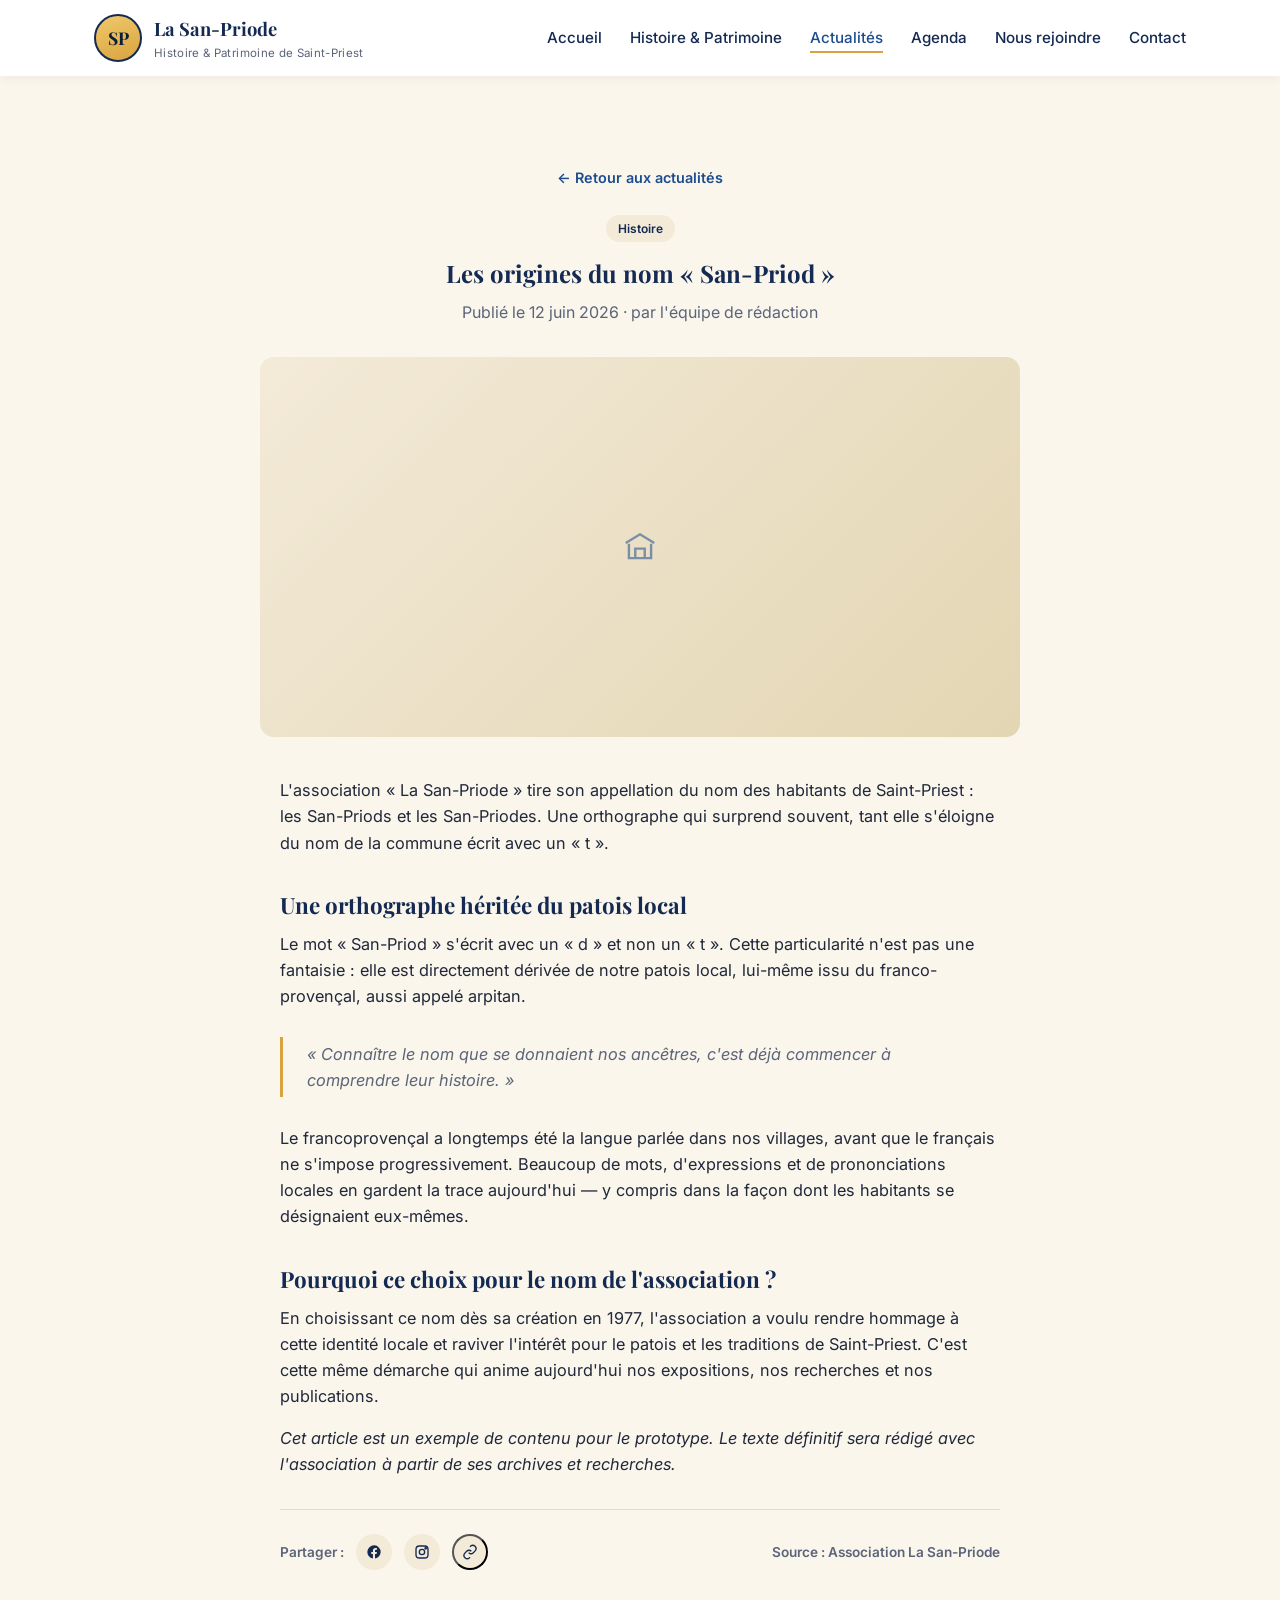
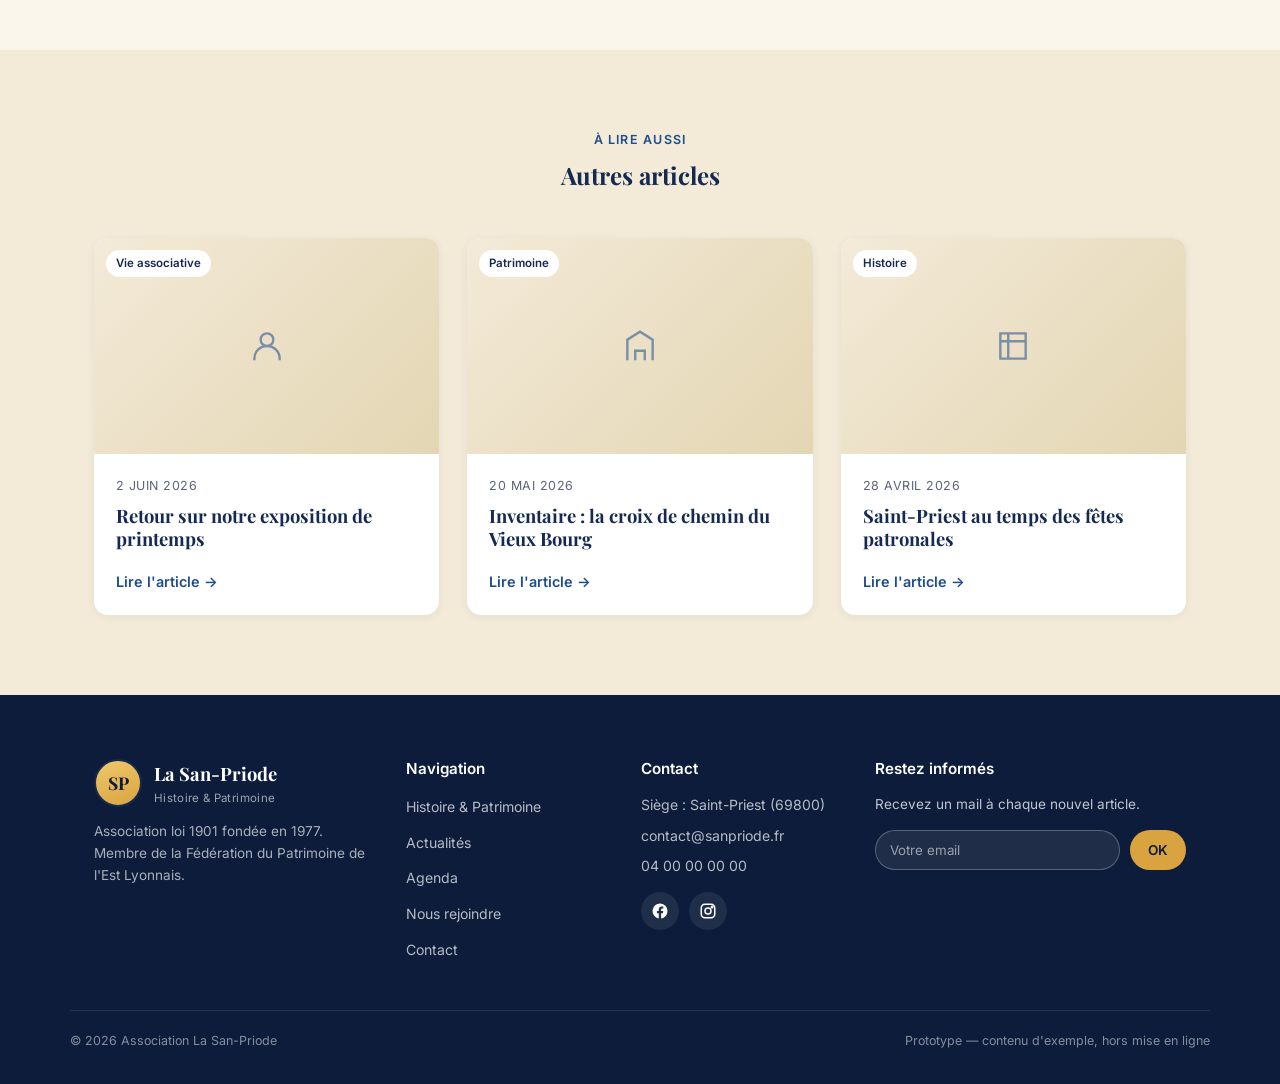
<file: article.html>
<!DOCTYPE html>
<html lang="fr">
<head>
<meta charset="UTF-8">
<meta name="viewport" content="width=device-width, initial-scale=1.0">
<title>Les origines du nom « San-Priod » — La San-Priode</title>
<meta name="description" content="D'où vient l'orthographe « San-Priod » ? Un article de l'association La San-Priode sur le patois francoprovençal de Saint-Priest.">
<link rel="icon" href="data:image/svg+xml,%3Csvg xmlns='http://www.w3.org/2000/svg' viewBox='0 0 100 100'%3E%3Ccircle cx='50' cy='50' r='48' fill='%23d9a440'/%3E%3Ctext x='50' y='62' font-size='38' text-anchor='middle' fill='%230c1c3a' font-family='Georgia'%3ESP%3C/text%3E%3C/svg%3E">
<link rel="preconnect" href="https://fonts.googleapis.com">
<link href="https://fonts.googleapis.com/css2?family=Playfair+Display:wght@600;700&family=Inter:wght@400;500;600;700&display=swap" rel="stylesheet">
<link rel="stylesheet" href="css/style.css">
</head>
<body>

<header class="site-header">
  <div class="container header-inner">
    <a href="index.html" class="logo">
      <span class="logo-badge">SP</span>
      <span class="logo-text"><strong>La San-Priode</strong><small>Histoire &amp; Patrimoine de Saint-Priest</small></span>
    </a>
    <nav class="main-nav" id="main-nav">
      <ul>
        <li><a href="index.html">Accueil</a></li>
        <li><a href="histoire.html">Histoire &amp; Patrimoine</a></li>
        <li><a href="actualites.html" aria-current="page">Actualités</a></li>
        <li><a href="agenda.html">Agenda</a></li>
        <li><a href="association.html">Nous rejoindre</a></li>
        <li><a href="contact.html">Contact</a></li>
      </ul>
    </nav>
    <button class="nav-toggle" id="nav-toggle" aria-label="Ouvrir le menu" aria-expanded="false">
      <span></span><span></span><span></span>
    </button>
  </div>
</header>

<main>

  <section class="section">
    <div class="container">

      <p class="text-center"><a href="actualites.html" class="card-link" style="justify-content:center;">← Retour aux actualités</a></p>

      <div class="article-header fade-in" style="margin-top:24px;">
        <span class="badge">Histoire</span>
        <h1 style="margin-top:16px;">Les origines du nom « San-Priod »</h1>
        <p style="color:var(--color-text-light);">Publié le 12 juin 2026 · par l'équipe de rédaction</p>
      </div>

      <div class="placeholder-media fade-in" style="max-width:760px;margin:32px auto 0;border-radius:var(--radius);aspect-ratio:16/8;">
        <svg viewBox="0 0 24 24" fill="none" stroke="currentColor" stroke-width="1.5"><path d="M3 9.5 12 4l9 5.5M5 10v9h14v-9M9 19v-6h6v6"/></svg>
      </div>

      <div class="article-body fade-in">
        <p>L'association « La San-Priode » tire son appellation du nom des habitants de Saint-Priest : les San-Priods et les San-Priodes. Une orthographe qui surprend souvent, tant elle s'éloigne du nom de la commune écrit avec un « t ».</p>

        <h2>Une orthographe héritée du patois local</h2>
        <p>Le mot « San-Priod » s'écrit avec un « d » et non un « t ». Cette particularité n'est pas une fantaisie : elle est directement dérivée de notre patois local, lui-même issu du franco-provençal, aussi appelé arpitan.</p>

        <blockquote>« Connaître le nom que se donnaient nos ancêtres, c'est déjà commencer à comprendre leur histoire. »</blockquote>

        <p>Le francoprovençal a longtemps été la langue parlée dans nos villages, avant que le français ne s'impose progressivement. Beaucoup de mots, d'expressions et de prononciations locales en gardent la trace aujourd'hui — y compris dans la façon dont les habitants se désignaient eux-mêmes.</p>

        <h2>Pourquoi ce choix pour le nom de l'association ?</h2>
        <p>En choisissant ce nom dès sa création en 1977, l'association a voulu rendre hommage à cette identité locale et raviver l'intérêt pour le patois et les traditions de Saint-Priest. C'est cette même démarche qui anime aujourd'hui nos expositions, nos recherches et nos publications.</p>

        <p><em>Cet article est un exemple de contenu pour le prototype. Le texte définitif sera rédigé avec l'association à partir de ses archives et recherches.</em></p>
      </div>

      <div class="share-row fade-in">
        <span>Partager :</span>
        <a href="#" class="share-btn" aria-label="Partager sur Facebook" target="_blank" rel="noopener"><svg viewBox="0 0 24 24" fill="currentColor"><path d="M22 12a10 10 0 1 0-11.6 9.9v-7H7.9V12h2.5V9.8c0-2.5 1.5-3.9 3.8-3.9 1.1 0 2.2.2 2.2.2v2.5h-1.3c-1.2 0-1.6.8-1.6 1.6V12h2.8l-.4 2.9h-2.4v7A10 10 0 0 0 22 12Z"/></svg></a>
        <a href="#" class="share-btn" aria-label="Partager sur Instagram" target="_blank" rel="noopener"><svg viewBox="0 0 24 24" fill="none" stroke="currentColor" stroke-width="2"><rect x="3" y="3" width="18" height="18" rx="5"/><circle cx="12" cy="12" r="4"/><circle cx="17.5" cy="6.5" r="1"/></svg></a>
        <button class="share-btn" aria-label="Copier le lien" title="Copier le lien" data-copy-link><svg viewBox="0 0 24 24" fill="none" stroke="currentColor" stroke-width="2"><path d="M10 13a5 5 0 0 0 7 0l3-3a5 5 0 0 0-7-7l-1 1"/><path d="M14 11a5 5 0 0 0-7 0l-3 3a5 5 0 0 0 7 7l1-1"/></svg></button>
        <span class="source-note">Source : Association La San-Priode</span>
      </div>

    </div>
  </section>

  <section class="section section-alt">
    <div class="container">
      <div class="section-head">
        <span class="eyebrow">À lire aussi</span>
        <h2>Autres articles</h2>
      </div>
      <div class="grid grid-3">
        <article class="card fade-in">
          <div class="placeholder-media"><span class="tag">Vie associative</span><svg viewBox="0 0 24 24" fill="none" stroke="currentColor" stroke-width="1.5"><circle cx="12" cy="8" r="4"/><path d="M4 21v-1a8 8 0 0 1 16 0v1"/></svg></div>
          <div class="card-body">
            <span class="card-meta">2 juin 2026</span>
            <h3>Retour sur notre exposition de printemps</h3>
            <a href="article.html" class="card-link">Lire l'article →</a>
          </div>
        </article>
        <article class="card fade-in">
          <div class="placeholder-media"><span class="tag">Patrimoine</span><svg viewBox="0 0 24 24" fill="none" stroke="currentColor" stroke-width="1.5"><path d="M4 21V8l8-5 8 5v13"/><path d="M9 21v-6h6v6"/></svg></div>
          <div class="card-body">
            <span class="card-meta">20 mai 2026</span>
            <h3>Inventaire : la croix de chemin du Vieux Bourg</h3>
            <a href="article.html" class="card-link">Lire l'article →</a>
          </div>
        </article>
        <article class="card fade-in">
          <div class="placeholder-media"><span class="tag">Histoire</span><svg viewBox="0 0 24 24" fill="none" stroke="currentColor" stroke-width="1.5"><path d="M4 4h16v16H4z"/><path d="M4 9h16M9 4v16"/></svg></div>
          <div class="card-body">
            <span class="card-meta">28 avril 2026</span>
            <h3>Saint-Priest au temps des fêtes patronales</h3>
            <a href="article.html" class="card-link">Lire l'article →</a>
          </div>
        </article>
      </div>
    </div>
  </section>

</main>

<footer class="site-footer">
  <div class="container footer-grid">
    <div class="footer-brand">
      <a href="index.html" class="logo">
        <span class="logo-badge">SP</span>
        <span class="logo-text"><strong>La San-Priode</strong><small>Histoire &amp; Patrimoine</small></span>
      </a>
      <p>Association loi 1901 fondée en 1977. Membre de la Fédération du Patrimoine de l'Est Lyonnais.</p>
    </div>
    <div class="footer-links">
      <h3>Navigation</h3>
      <ul>
        <li><a href="histoire.html">Histoire &amp; Patrimoine</a></li>
        <li><a href="actualites.html">Actualités</a></li>
        <li><a href="agenda.html">Agenda</a></li>
        <li><a href="association.html">Nous rejoindre</a></li>
        <li><a href="contact.html">Contact</a></li>
      </ul>
    </div>
    <div class="footer-contact">
      <h3>Contact</h3>
      <p>Siège : Saint-Priest (69800)</p>
      <p>contact@sanpriode.fr</p>
      <p>04 00 00 00 00</p>
      <div class="social-links">
        <a href="#" aria-label="Facebook" target="_blank" rel="noopener"><svg viewBox="0 0 24 24" fill="currentColor"><path d="M22 12a10 10 0 1 0-11.6 9.9v-7H7.9V12h2.5V9.8c0-2.5 1.5-3.9 3.8-3.9 1.1 0 2.2.2 2.2.2v2.5h-1.3c-1.2 0-1.6.8-1.6 1.6V12h2.8l-.4 2.9h-2.4v7A10 10 0 0 0 22 12Z"/></svg></a>
        <a href="#" aria-label="Instagram" target="_blank" rel="noopener"><svg viewBox="0 0 24 24" fill="none" stroke="currentColor" stroke-width="2"><rect x="3" y="3" width="18" height="18" rx="5"/><circle cx="12" cy="12" r="4"/><circle cx="17.5" cy="6.5" r="1"/></svg></a>
      </div>
    </div>
    <div class="footer-newsletter">
      <h3>Restez informés</h3>
      <p style="font-size:0.85rem;">Recevez un mail à chaque nouvel article.</p>
      <form class="newsletter-form" data-simulate>
        <input type="email" required placeholder="Votre email">
        <button type="submit" class="btn btn-primary btn-sm">OK</button>
      </form>
    </div>
  </div>
  <div class="container footer-bottom">
    <p>© 2026 Association La San-Priode</p>
    <p class="footer-meta">Prototype — contenu d'exemple, hors mise en ligne</p>
  </div>
</footer>

<script src="js/main.js"></script>
</body>
</html>
</file>
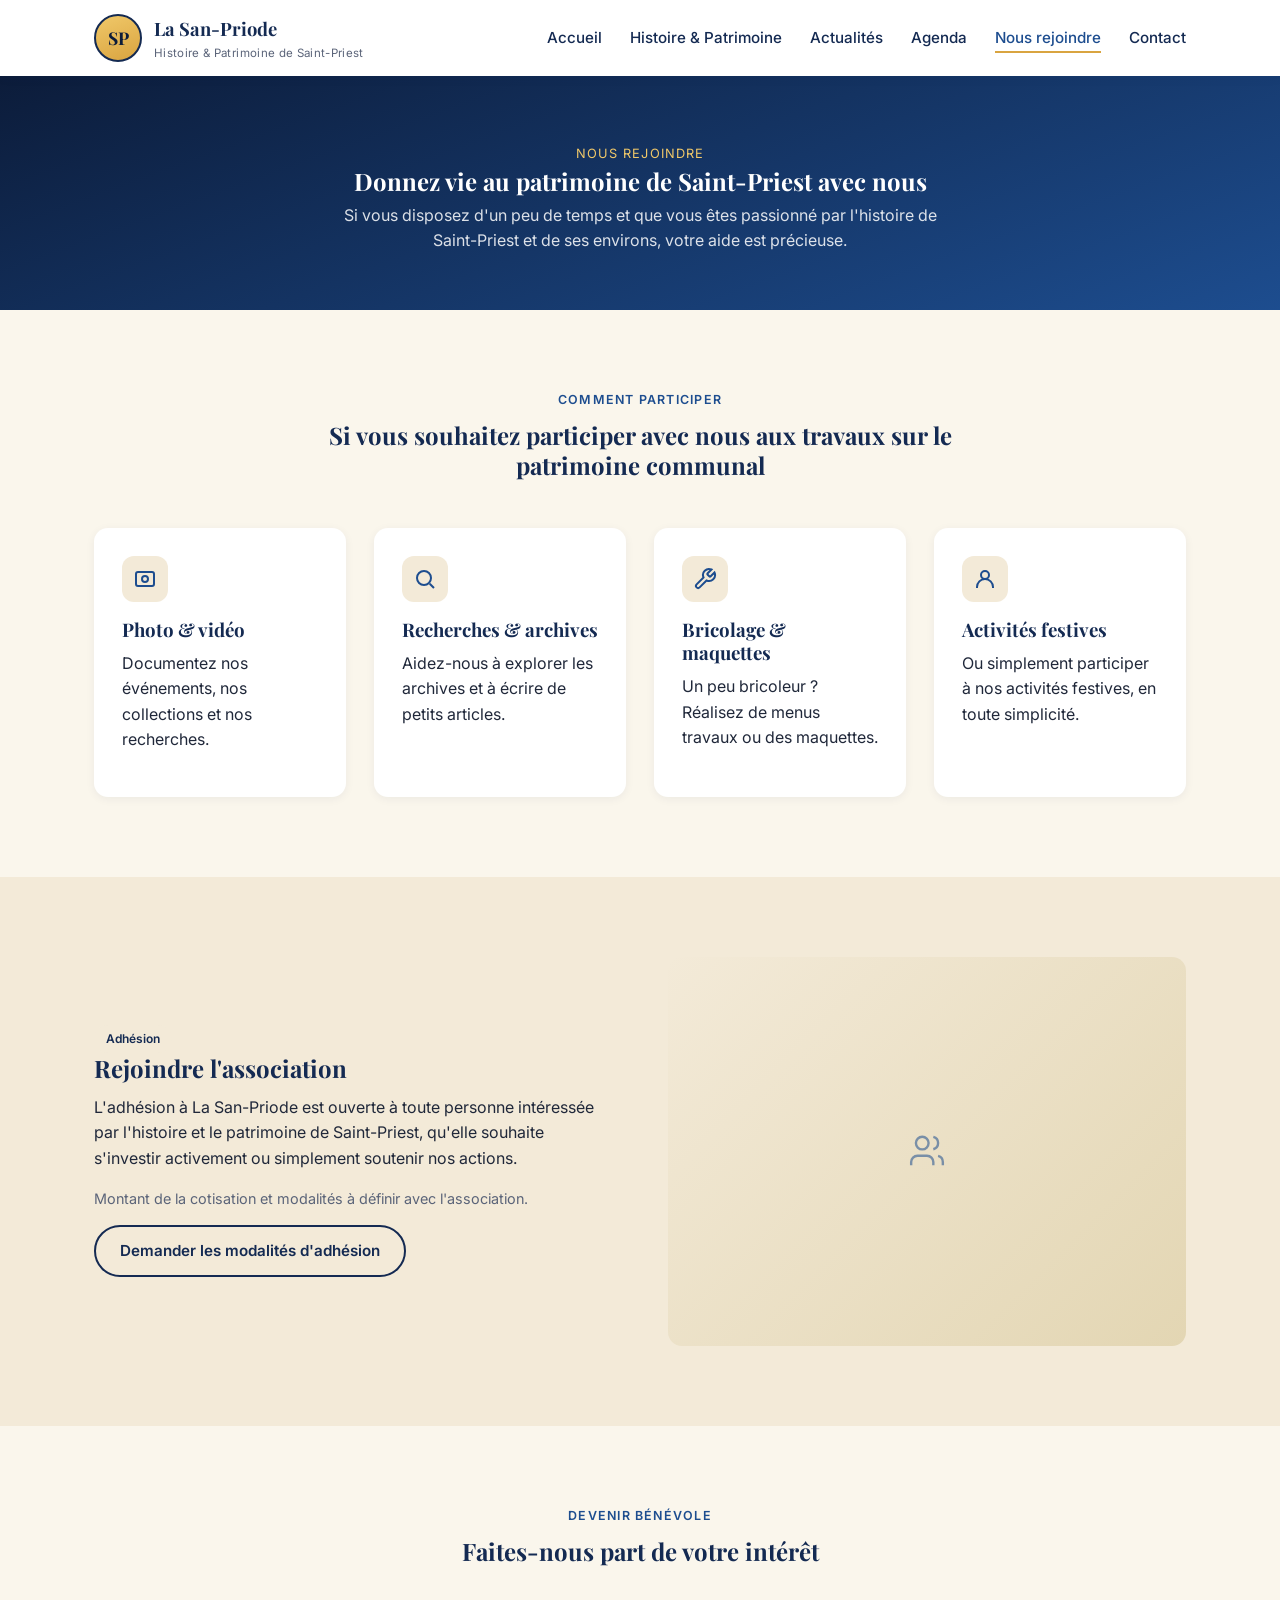
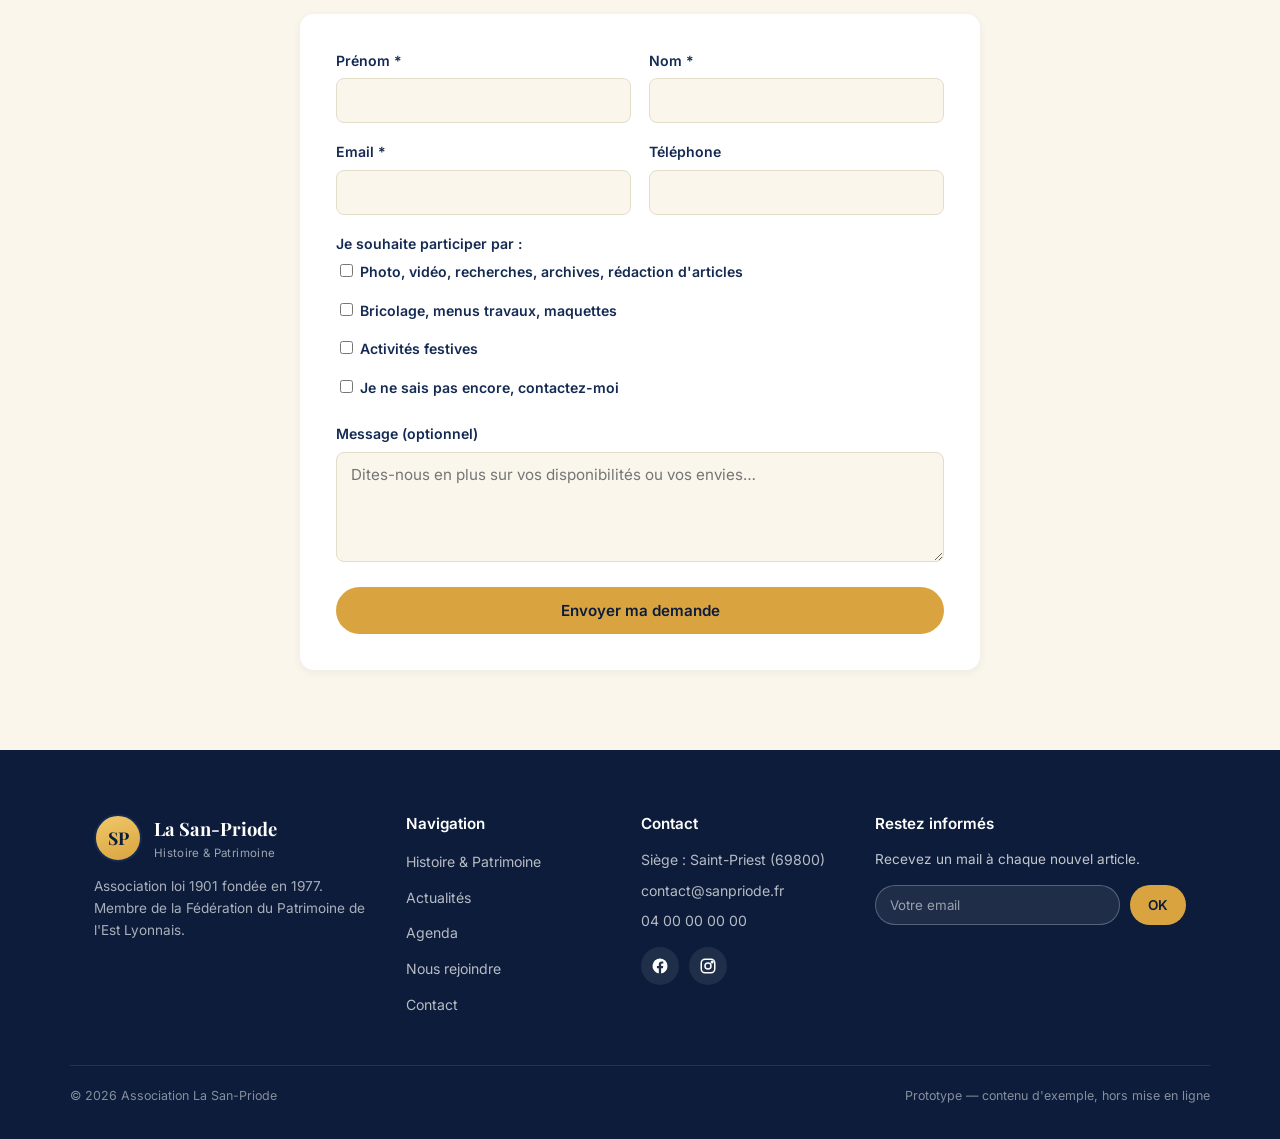
<file: association.html>
<!DOCTYPE html>
<html lang="fr">
<head>
<meta charset="UTF-8">
<meta name="viewport" content="width=device-width, initial-scale=1.0">
<title>Nous rejoindre — La San-Priode</title>
<meta name="description" content="Devenez bénévole à l'association La San-Priode : photo, recherches, archives, rédaction, bricolage ou simplement participer à nos activités festives.">
<link rel="icon" href="data:image/svg+xml,%3Csvg xmlns='http://www.w3.org/2000/svg' viewBox='0 0 100 100'%3E%3Ccircle cx='50' cy='50' r='48' fill='%23d9a440'/%3E%3Ctext x='50' y='62' font-size='38' text-anchor='middle' fill='%230c1c3a' font-family='Georgia'%3ESP%3C/text%3E%3C/svg%3E">
<link rel="preconnect" href="https://fonts.googleapis.com">
<link href="https://fonts.googleapis.com/css2?family=Playfair+Display:wght@600;700&family=Inter:wght@400;500;600;700&display=swap" rel="stylesheet">
<link rel="stylesheet" href="css/style.css">
</head>
<body>
  
<header class="site-header">
  <div class="container header-inner">
    <a href="index.html" class="logo">
      <span class="logo-badge">SP</span>
      <span class="logo-text"><strong>La San-Priode</strong><small>Histoire &amp; Patrimoine de Saint-Priest</small></span>
    </a>
    <nav class="main-nav" id="main-nav">
      <ul>
        <li><a href="index.html">Accueil</a></li>
        <li><a href="histoire.html">Histoire &amp; Patrimoine</a></li>
        <li><a href="actualites.html">Actualités</a></li>
        <li><a href="agenda.html">Agenda</a></li>
        <li><a href="association.html" aria-current="page">Nous rejoindre</a></li>
        <li><a href="contact.html">Contact</a></li>
      </ul>
    </nav>
    <button class="nav-toggle" id="nav-toggle" aria-label="Ouvrir le menu" aria-expanded="false">
      <span></span><span></span><span></span>
    </button>
  </div>
</header>

<main>

  <section class="page-hero">
    <div class="container">
      <span class="breadcrumb">Nous rejoindre</span>
      <h1>Donnez vie au patrimoine de Saint-Priest avec nous</h1>
      <p>Si vous disposez d'un peu de temps et que vous êtes passionné par l'histoire de Saint-Priest et de ses environs, votre aide est précieuse.</p>
    </div>
  </section>

  <section class="section">
    <div class="container">
      <div class="section-head">
        <span class="eyebrow">Comment participer</span>
        <h2>Si vous souhaitez participer avec nous aux travaux sur le patrimoine communal</h2>
      </div>
      <div class="grid grid-4">
        <div class="value-card fade-in">
          <div class="icon"><svg viewBox="0 0 24 24" fill="none" stroke="currentColor" stroke-width="2"><rect x="3" y="5" width="18" height="14" rx="2"/><circle cx="12" cy="12" r="3"/></svg></div>
          <h3>Photo &amp; vidéo</h3>
          <p>Documentez nos événements, nos collections et nos recherches.</p>
        </div>
        <div class="value-card fade-in">
          <div class="icon"><svg viewBox="0 0 24 24" fill="none" stroke="currentColor" stroke-width="2"><circle cx="11" cy="11" r="7"/><path d="m21 21-4.3-4.3"/></svg></div>
          <h3>Recherches &amp; archives</h3>
          <p>Aidez-nous à explorer les archives et à écrire de petits articles.</p>
        </div>
        <div class="value-card fade-in">
          <div class="icon"><svg viewBox="0 0 24 24" fill="none" stroke="currentColor" stroke-width="2"><path d="M14.7 6.3a1 1 0 0 0 0 1.4l1.6 1.6a1 1 0 0 0 1.4 0l3.77-3.77a6 6 0 0 1-7.94 7.94l-6.91 6.91a2.12 2.12 0 0 1-3-3l6.91-6.91a6 6 0 0 1 7.94-7.94l-3.76 3.76Z"/></svg></div>
          <h3>Bricolage &amp; maquettes</h3>
          <p>Un peu bricoleur ? Réalisez de menus travaux ou des maquettes.</p>
        </div>
        <div class="value-card fade-in">
          <div class="icon"><svg viewBox="0 0 24 24" fill="none" stroke="currentColor" stroke-width="2"><circle cx="12" cy="8" r="4"/><path d="M4 21v-1a8 8 0 0 1 16 0v1"/></svg></div>
          <h3>Activités festives</h3>
          <p>Ou simplement participer à nos activités festives, en toute simplicité.</p>
        </div>
      </div>
    </div>
  </section>

  <section class="section section-alt">
    <div class="container">
      <div class="two-col">
        <div class="fade-in">
          <span class="badge">Adhésion</span>
          <h2>Rejoindre l'association</h2>
          <p>L'adhésion à La San-Priode est ouverte à toute personne intéressée par l'histoire et le patrimoine de Saint-Priest, qu'elle souhaite s'investir activement ou simplement soutenir nos actions.</p>
          <p style="color:var(--color-text-light); font-size:0.9rem;">Montant de la cotisation et modalités à définir avec l'association.</p>
          <a href="contact.html" class="btn btn-outline">Demander les modalités d'adhésion</a>
        </div>
        <div class="placeholder-media fade-in" style="border-radius: var(--radius); aspect-ratio:4/3;">
          <svg viewBox="0 0 24 24" fill="none" stroke="currentColor" stroke-width="1.5"><path d="M16 21v-2a4 4 0 0 0-4-4H6a4 4 0 0 0-4 4v2"/><circle cx="9" cy="7" r="4"/><path d="M22 21v-2a4 4 0 0 0-3-3.87M16 3.13a4 4 0 0 1 0 7.75"/></svg>
        </div>
      </div>
    </div>
  </section>

  <section class="section">
    <div class="container">
      <div class="section-head">
        <span class="eyebrow">Devenir bénévole</span>
        <h2>Faites-nous part de votre intérêt</h2>
      </div>
      <div style="max-width:680px;margin:0 auto;">
        <form class="form-card fade-in" data-simulate>
          <div class="form-row two">
            <div class="field">
              <label for="b-prenom">Prénom *</label>
              <input type="text" id="b-prenom" required>
            </div>
            <div class="field">
              <label for="b-nom">Nom *</label>
              <input type="text" id="b-nom" required>
            </div>
          </div>
          <div class="form-row two">
            <div class="field">
              <label for="b-email">Email *</label>
              <input type="email" id="b-email" required>
            </div>
            <div class="field">
              <label for="b-telephone">Téléphone</label>
              <input type="tel" id="b-telephone">
            </div>
          </div>
          <div class="form-row">
            <div class="field">
              <label>Je souhaite participer par :</label>
              <div class="checkbox-group">
                <label class="checkbox-row"><input type="checkbox"> Photo, vidéo, recherches, archives, rédaction d'articles</label>
                <label class="checkbox-row"><input type="checkbox"> Bricolage, menus travaux, maquettes</label>
                <label class="checkbox-row"><input type="checkbox"> Activités festives</label>
                <label class="checkbox-row"><input type="checkbox"> Je ne sais pas encore, contactez-moi</label>
              </div>
            </div>
          </div>
          <div class="form-row">
            <div class="field">
              <label for="b-message">Message (optionnel)</label>
              <textarea id="b-message" placeholder="Dites-nous en plus sur vos disponibilités ou vos envies…"></textarea>
            </div>
          </div>
          <button type="submit" class="btn btn-primary btn-block">Envoyer ma demande</button>
          <div class="form-success">✓ Merci ! Votre demande a bien été enregistrée (simulation — aucun email n'a réellement été envoyé dans ce prototype).</div>
        </form>
      </div>
    </div>
  </section>

</main>

<footer class="site-footer">
  <div class="container footer-grid">
    <div class="footer-brand">
      <a href="index.html" class="logo">
        <span class="logo-badge">SP</span>
        <span class="logo-text"><strong>La San-Priode</strong><small>Histoire &amp; Patrimoine</small></span>
      </a>
      <p>Association loi 1901 fondée en 1977. Membre de la Fédération du Patrimoine de l'Est Lyonnais.</p>
    </div>
    <div class="footer-links">
      <h3>Navigation</h3>
      <ul>
        <li><a href="histoire.html">Histoire &amp; Patrimoine</a></li>
        <li><a href="actualites.html">Actualités</a></li>
        <li><a href="agenda.html">Agenda</a></li>
        <li><a href="association.html">Nous rejoindre</a></li>
        <li><a href="contact.html">Contact</a></li>
      </ul>
    </div>
    <div class="footer-contact">
      <h3>Contact</h3>
      <p>Siège : Saint-Priest (69800)</p>
      <p>contact@sanpriode.fr</p>
      <p>04 00 00 00 00</p>
      <div class="social-links">
        <a href="#" aria-label="Facebook" target="_blank" rel="noopener"><svg viewBox="0 0 24 24" fill="currentColor"><path d="M22 12a10 10 0 1 0-11.6 9.9v-7H7.9V12h2.5V9.8c0-2.5 1.5-3.9 3.8-3.9 1.1 0 2.2.2 2.2.2v2.5h-1.3c-1.2 0-1.6.8-1.6 1.6V12h2.8l-.4 2.9h-2.4v7A10 10 0 0 0 22 12Z"/></svg></a>
        <a href="#" aria-label="Instagram" target="_blank" rel="noopener"><svg viewBox="0 0 24 24" fill="none" stroke="currentColor" stroke-width="2"><rect x="3" y="3" width="18" height="18" rx="5"/><circle cx="12" cy="12" r="4"/><circle cx="17.5" cy="6.5" r="1"/></svg></a>
      </div>
    </div>
    <div class="footer-newsletter">
      <h3>Restez informés</h3>
      <p style="font-size:0.85rem;">Recevez un mail à chaque nouvel article.</p>
      <form class="newsletter-form" data-simulate>
        <input type="email" required placeholder="Votre email">
        <button type="submit" class="btn btn-primary btn-sm">OK</button>
      </form>
    </div>
  </div>
  <div class="container footer-bottom">
    <p>© 2026 Association La San-Priode</p>
    <p class="footer-meta">Prototype — contenu d'exemple, hors mise en ligne</p>
  </div>
</footer>

<script src="js/main.js"></script>
</body>
</html>
</file>
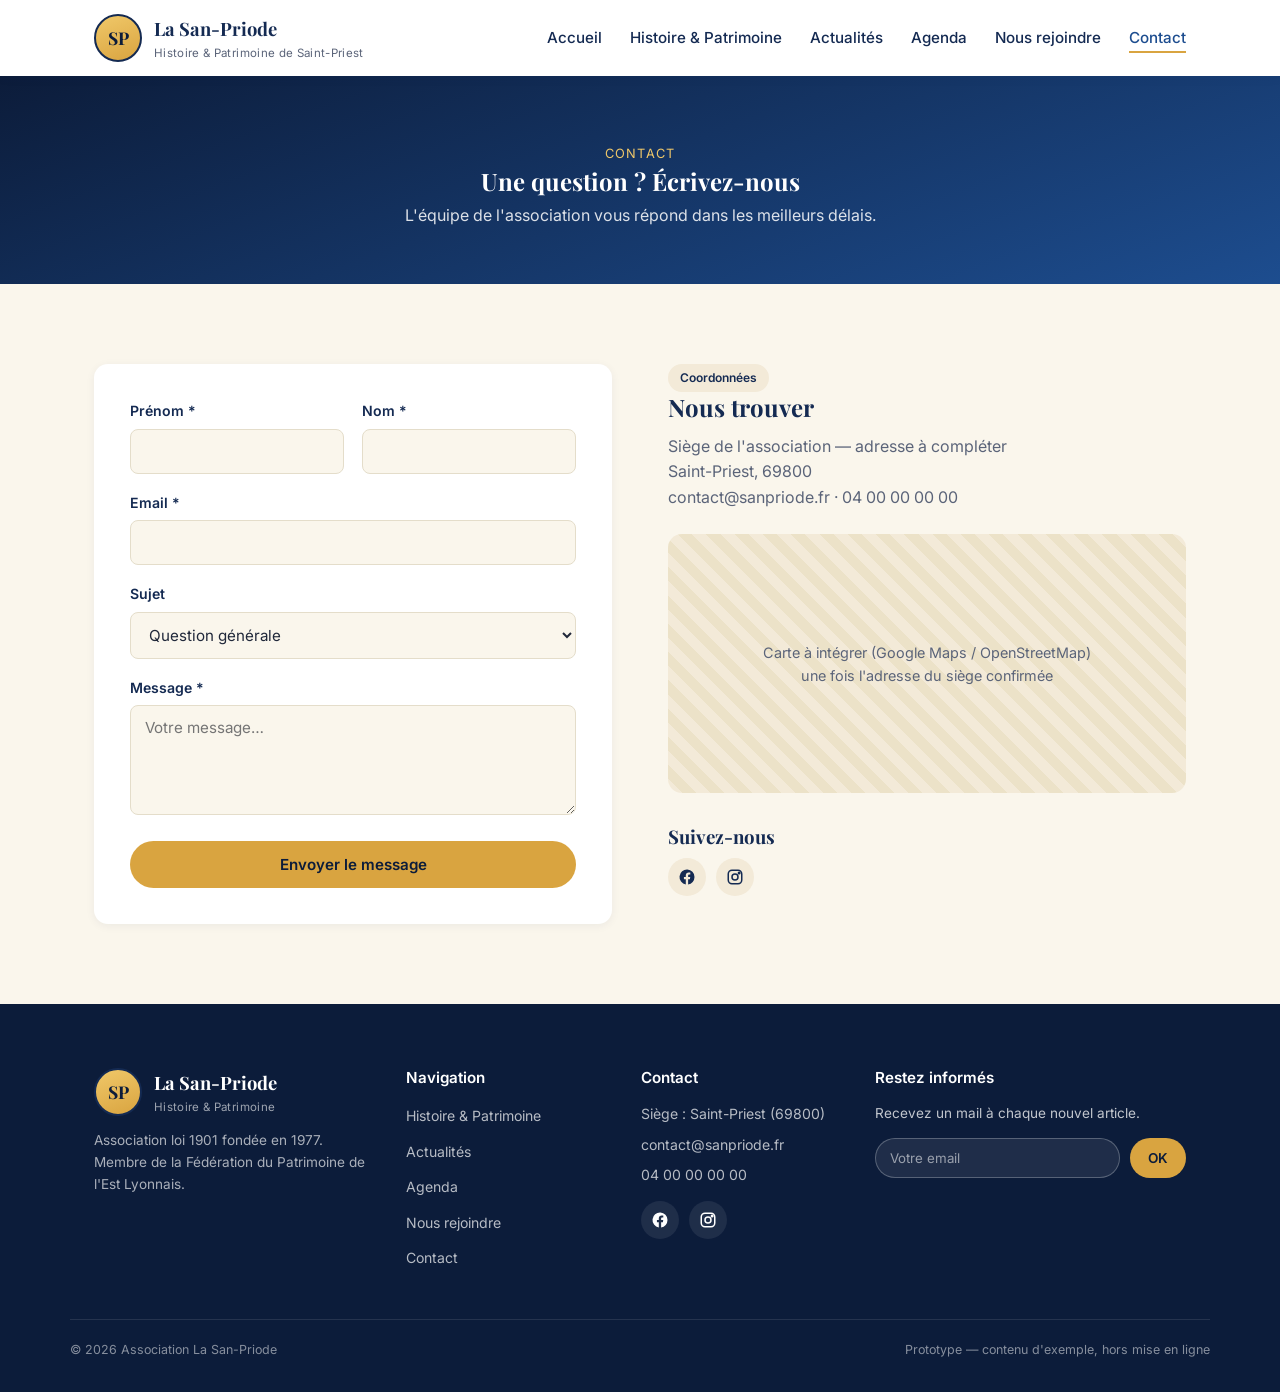
<file: contact.html>
<!DOCTYPE html>
<html lang="fr">
<head>
<meta charset="UTF-8">
<meta name="viewport" content="width=device-width, initial-scale=1.0">
<title>Contact — La San-Priode</title>
<meta name="description" content="Contactez l'association La San-Priode à Saint-Priest : coordonnées, formulaire de contact et réseaux sociaux.">
<link rel="icon" href="data:image/svg+xml,%3Csvg xmlns='http://www.w3.org/2000/svg' viewBox='0 0 100 100'%3E%3Ccircle cx='50' cy='50' r='48' fill='%23d9a440'/%3E%3Ctext x='50' y='62' font-size='38' text-anchor='middle' fill='%230c1c3a' font-family='Georgia'%3ESP%3C/text%3E%3C/svg%3E">
<link rel="preconnect" href="https://fonts.googleapis.com">
<link href="https://fonts.googleapis.com/css2?family=Playfair+Display:wght@600;700&family=Inter:wght@400;500;600;700&display=swap" rel="stylesheet">
<link rel="stylesheet" href="css/style.css">
</head>
<body>

<header class="site-header">
  <div class="container header-inner">
    <a href="index.html" class="logo">
      <span class="logo-badge">SP</span>
      <span class="logo-text"><strong>La San-Priode</strong><small>Histoire &amp; Patrimoine de Saint-Priest</small></span>
    </a>
    <nav class="main-nav" id="main-nav">
      <ul>
        <li><a href="index.html">Accueil</a></li>
        <li><a href="histoire.html">Histoire &amp; Patrimoine</a></li>
        <li><a href="actualites.html">Actualités</a></li>
        <li><a href="agenda.html">Agenda</a></li>
        <li><a href="association.html">Nous rejoindre</a></li>
        <li><a href="contact.html" aria-current="page">Contact</a></li>
      </ul>
    </nav>
    <button class="nav-toggle" id="nav-toggle" aria-label="Ouvrir le menu" aria-expanded="false">
      <span></span><span></span><span></span>
    </button>
  </div>
</header>

<main>

  <section class="page-hero">
    <div class="container">
      <span class="breadcrumb">Contact</span>
      <h1>Une question ? Écrivez-nous</h1>
      <p>L'équipe de l'association vous répond dans les meilleurs délais.</p>
    </div>
  </section>

  <section class="section">
    <div class="container">
      <div class="two-col" style="align-items:flex-start;">

        <form class="form-card fade-in" data-simulate>
          <div class="form-row two">
            <div class="field">
              <label for="c-prenom">Prénom *</label>
              <input type="text" id="c-prenom" required>
            </div>
            <div class="field">
              <label for="c-nom">Nom *</label>
              <input type="text" id="c-nom" required>
            </div>
          </div>
          <div class="form-row">
            <div class="field">
              <label for="c-email">Email *</label>
              <input type="email" id="c-email" required>
            </div>
          </div>
          <div class="form-row">
            <div class="field">
              <label for="c-sujet">Sujet</label>
              <select id="c-sujet">
                <option>Question générale</option>
                <option>Adhésion</option>
                <option>Réservation / événement</option>
                <option>Dons d'objets ou de documents</option>
                <option>Bénévolat</option>
                <option>Presse / partenariat</option>
              </select>
            </div>
          </div>
          <div class="form-row">
            <div class="field">
              <label for="c-message">Message *</label>
              <textarea id="c-message" required placeholder="Votre message…"></textarea>
            </div>
          </div>
          <button type="submit" class="btn btn-primary btn-block">Envoyer le message</button>
          <div class="form-success">✓ Message envoyé ! (simulation — aucun email n'a réellement été envoyé dans ce prototype)</div>
        </form>

        <div class="fade-in">
          <span class="badge">Coordonnées</span>
          <h2>Nous trouver</h2>
          <p style="color:var(--color-text-light);">Siège de l'association — adresse à compléter<br>Saint-Priest, 69800<br>contact@sanpriode.fr · 04 00 00 00 00</p>

          <div class="map-placeholder" style="margin:24px 0;">Carte à intégrer (Google Maps / OpenStreetMap)<br>une fois l'adresse du siège confirmée</div>

          <h3 style="margin-top:32px;">Suivez-nous</h3>
          <div class="social-links" style="margin-top:0;">
            <a href="#" aria-label="Facebook" target="_blank" rel="noopener" style="background:var(--color-cream-deep);color:var(--color-navy);"><svg viewBox="0 0 24 24" fill="currentColor"><path d="M22 12a10 10 0 1 0-11.6 9.9v-7H7.9V12h2.5V9.8c0-2.5 1.5-3.9 3.8-3.9 1.1 0 2.2.2 2.2.2v2.5h-1.3c-1.2 0-1.6.8-1.6 1.6V12h2.8l-.4 2.9h-2.4v7A10 10 0 0 0 22 12Z"/></svg></a>
            <a href="#" aria-label="Instagram" target="_blank" rel="noopener" style="background:var(--color-cream-deep);color:var(--color-navy);"><svg viewBox="0 0 24 24" fill="none" stroke="currentColor" stroke-width="2"><rect x="3" y="3" width="18" height="18" rx="5"/><circle cx="12" cy="12" r="4"/><circle cx="17.5" cy="6.5" r="1"/></svg></a>
          </div>
        </div>

      </div>
    </div>
  </section>

</main>

<footer class="site-footer">
  <div class="container footer-grid">
    <div class="footer-brand">
      <a href="index.html" class="logo">
        <span class="logo-badge">SP</span>
        <span class="logo-text"><strong>La San-Priode</strong><small>Histoire &amp; Patrimoine</small></span>
      </a>
      <p>Association loi 1901 fondée en 1977. Membre de la Fédération du Patrimoine de l'Est Lyonnais.</p>
    </div>
    <div class="footer-links">
      <h3>Navigation</h3>
      <ul>
        <li><a href="histoire.html">Histoire &amp; Patrimoine</a></li>
        <li><a href="actualites.html">Actualités</a></li>
        <li><a href="agenda.html">Agenda</a></li>
        <li><a href="association.html">Nous rejoindre</a></li>
        <li><a href="contact.html">Contact</a></li>
      </ul>
    </div>
    <div class="footer-contact">
      <h3>Contact</h3>
      <p>Siège : Saint-Priest (69800)</p>
      <p>contact@sanpriode.fr</p>
      <p>04 00 00 00 00</p>
      <div class="social-links">
        <a href="#" aria-label="Facebook" target="_blank" rel="noopener"><svg viewBox="0 0 24 24" fill="currentColor"><path d="M22 12a10 10 0 1 0-11.6 9.9v-7H7.9V12h2.5V9.8c0-2.5 1.5-3.9 3.8-3.9 1.1 0 2.2.2 2.2.2v2.5h-1.3c-1.2 0-1.6.8-1.6 1.6V12h2.8l-.4 2.9h-2.4v7A10 10 0 0 0 22 12Z"/></svg></a>
        <a href="#" aria-label="Instagram" target="_blank" rel="noopener"><svg viewBox="0 0 24 24" fill="none" stroke="currentColor" stroke-width="2"><rect x="3" y="3" width="18" height="18" rx="5"/><circle cx="12" cy="12" r="4"/><circle cx="17.5" cy="6.5" r="1"/></svg></a>
      </div>
    </div>
    <div class="footer-newsletter">
      <h3>Restez informés</h3>
      <p style="font-size:0.85rem;">Recevez un mail à chaque nouvel article.</p>
      <form class="newsletter-form" data-simulate>
        <input type="email" required placeholder="Votre email">
        <button type="submit" class="btn btn-primary btn-sm">OK</button>
      </form>
    </div>
  </div>
  <div class="container footer-bottom">
    <p>© 2026 Association La San-Priode</p>
    <p class="footer-meta">Prototype — contenu d'exemple, hors mise en ligne</p>
  </div>
</footer>

<script src="js/main.js"></script>
</body>
</html>
</file>
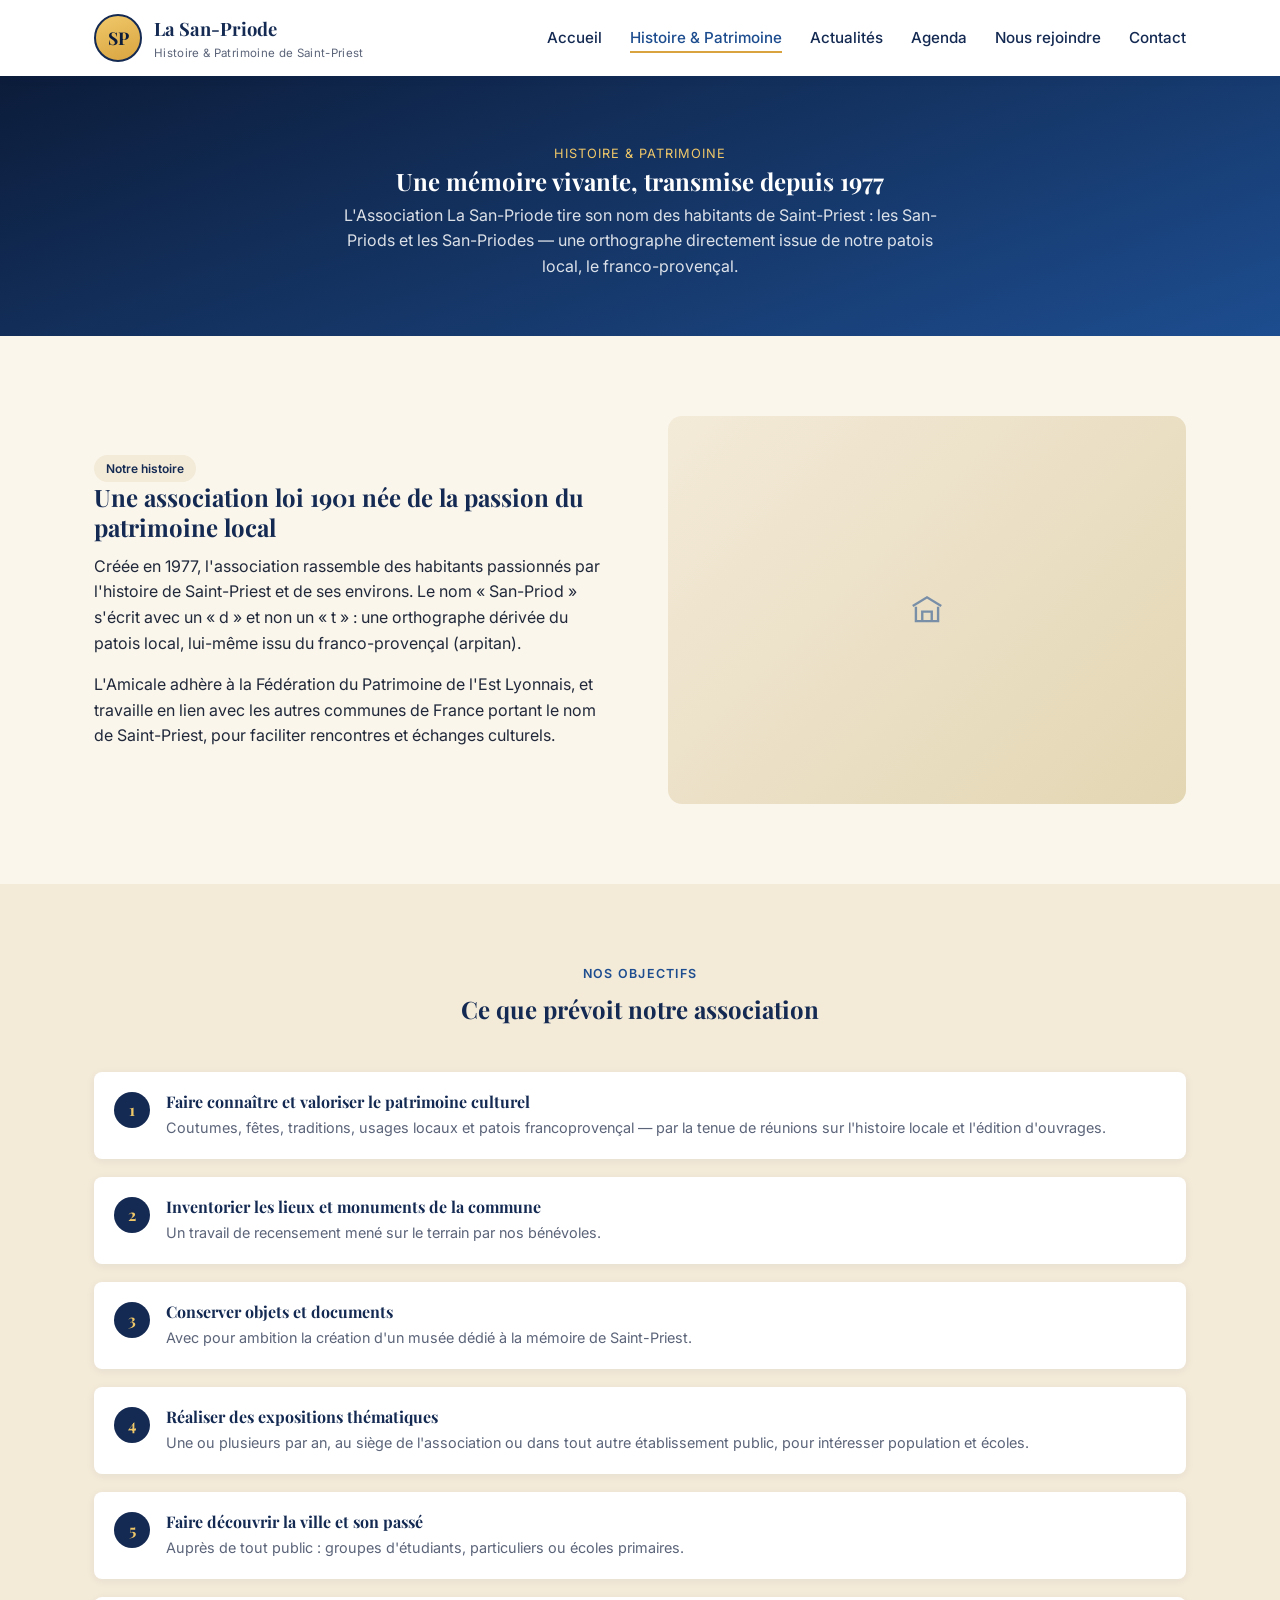
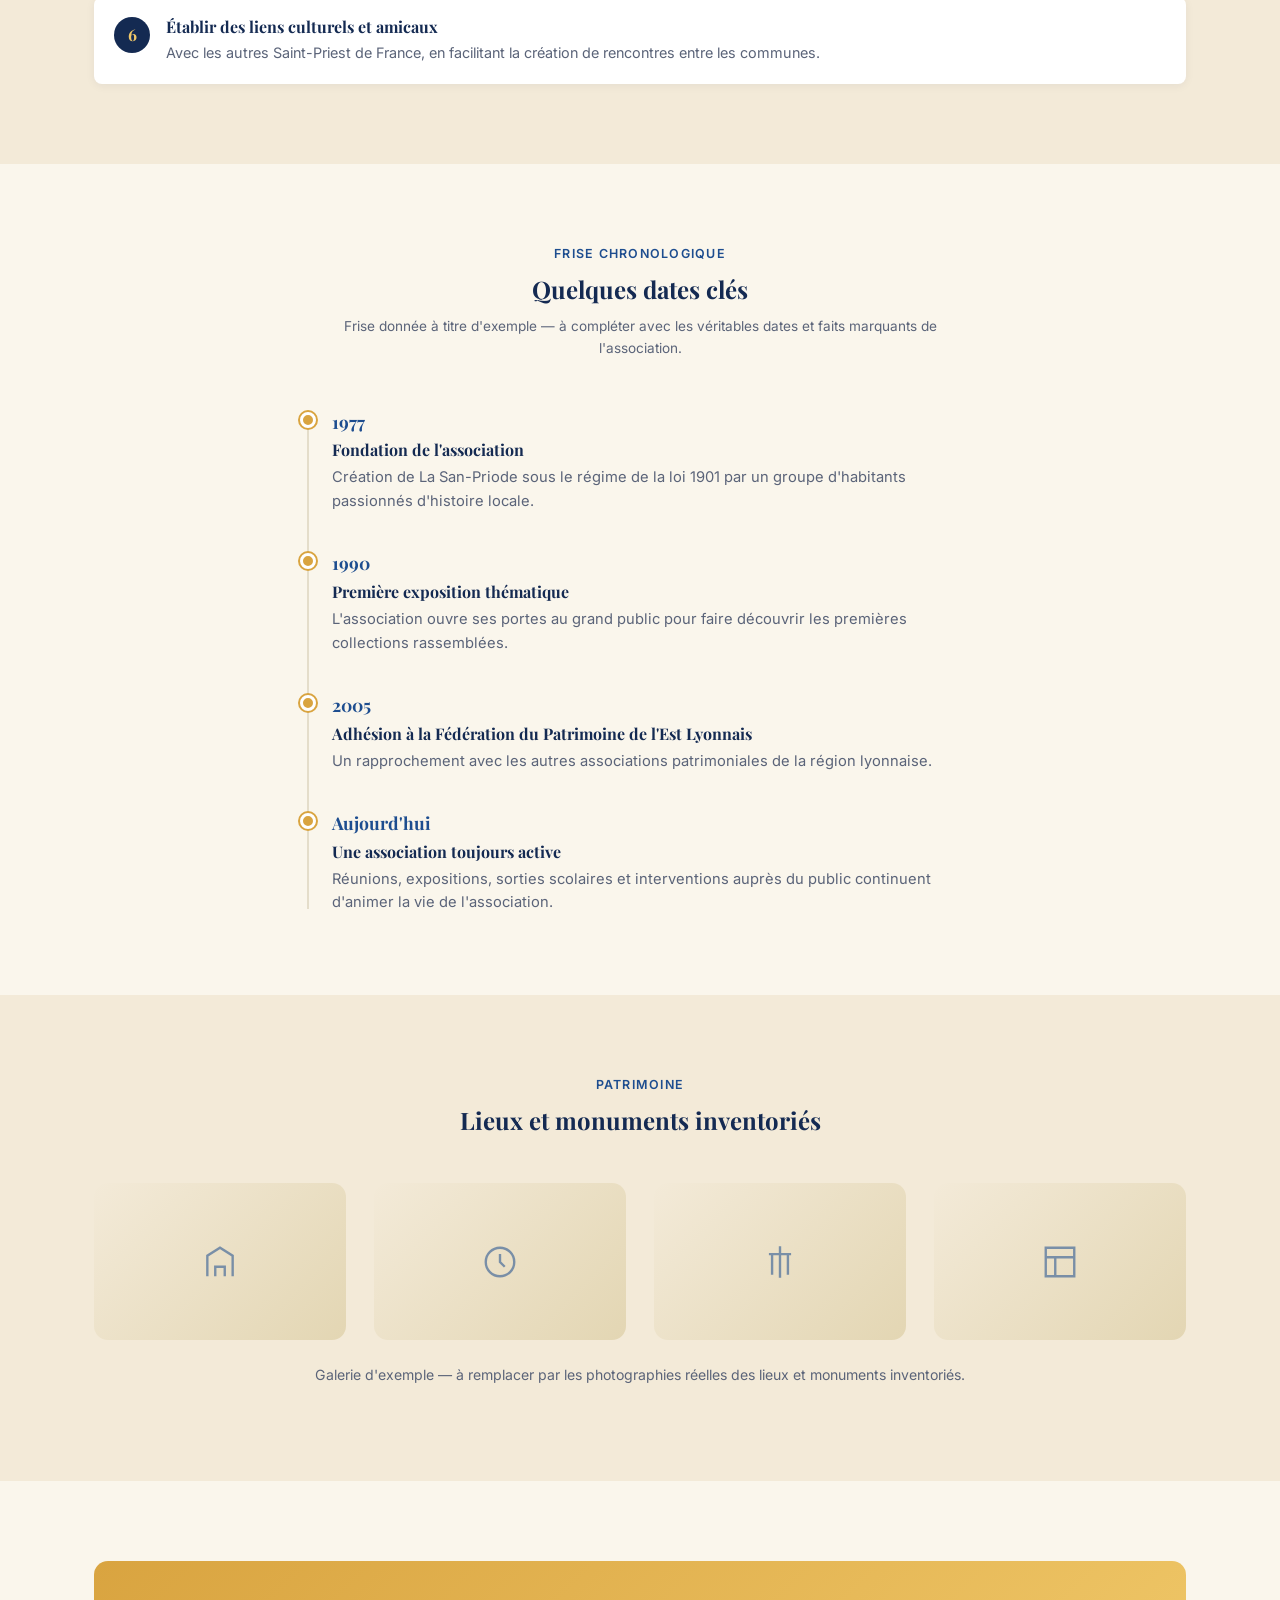
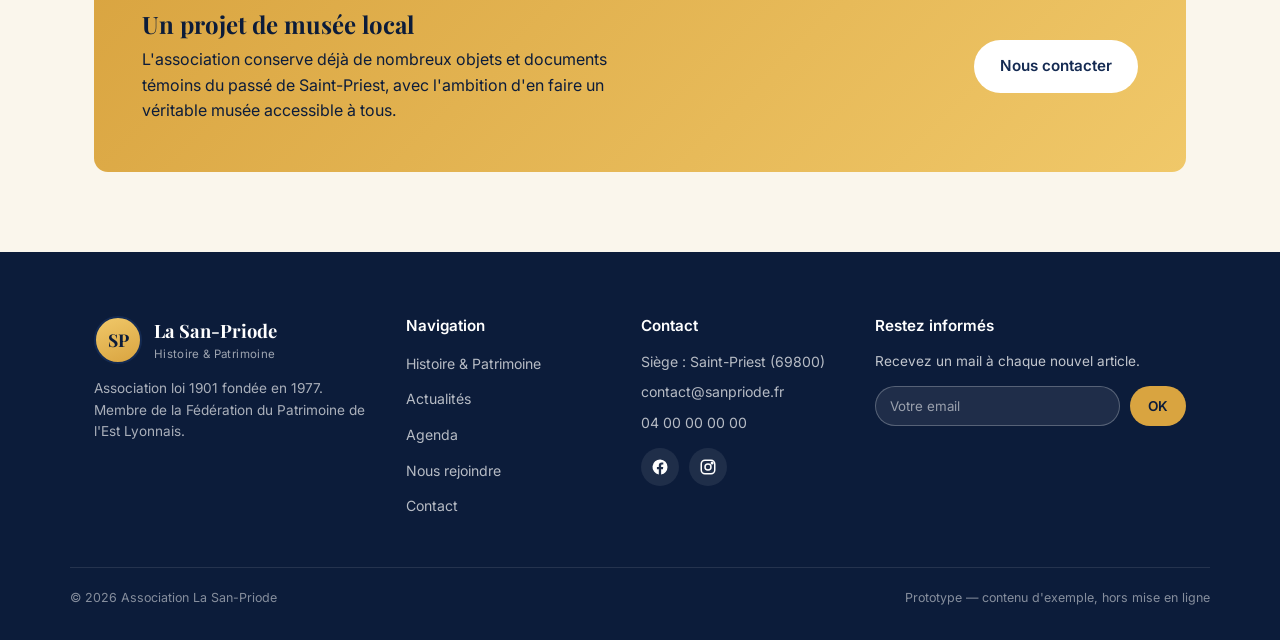
<file: histoire.html>
<!DOCTYPE html>
<html lang="fr">
<head>
<meta charset="UTF-8">
<meta name="viewport" content="width=device-width, initial-scale=1.0">
<title>Histoire &amp; Patrimoine — La San-Priode</title>
<meta name="description" content="Découvrez l'histoire de l'association La San-Priode, ses missions et le patrimoine de Saint-Priest : monuments, traditions et patois francoprovençal.">
<link rel="icon" href="data:image/svg+xml,%3Csvg xmlns='http://www.w3.org/2000/svg' viewBox='0 0 100 100'%3E%3Ccircle cx='50' cy='50' r='48' fill='%23d9a440'/%3E%3Ctext x='50' y='62' font-size='38' text-anchor='middle' fill='%230c1c3a' font-family='Georgia'%3ESP%3C/text%3E%3C/svg%3E">
<link rel="preconnect" href="https://fonts.googleapis.com">
<link href="https://fonts.googleapis.com/css2?family=Playfair+Display:wght@600;700&family=Inter:wght@400;500;600;700&display=swap" rel="stylesheet">
<link rel="stylesheet" href="css/style.css">
</head>
<body>

<header class="site-header">
  <div class="container header-inner">
    <a href="index.html" class="logo">
      <span class="logo-badge">SP</span>
      <span class="logo-text"><strong>La San-Priode</strong><small>Histoire &amp; Patrimoine de Saint-Priest</small></span>
    </a>
    <nav class="main-nav" id="main-nav">
      <ul>
        <li><a href="index.html">Accueil</a></li>
        <li><a href="histoire.html" aria-current="page">Histoire &amp; Patrimoine</a></li>
        <li><a href="actualites.html">Actualités</a></li>
        <li><a href="agenda.html">Agenda</a></li>
        <li><a href="association.html">Nous rejoindre</a></li>
        <li><a href="contact.html">Contact</a></li>
      </ul>
    </nav>
    <button class="nav-toggle" id="nav-toggle" aria-label="Ouvrir le menu" aria-expanded="false">
      <span></span><span></span><span></span>
    </button>
  </div>
</header>

<main>

  <section class="page-hero">
    <div class="container">
      <span class="breadcrumb">Histoire &amp; Patrimoine</span>
      <h1>Une mémoire vivante, transmise depuis 1977</h1>
      <p>L'Association La San-Priode tire son nom des habitants de Saint-Priest : les San-Priods et les San-Priodes — une orthographe directement issue de notre patois local, le franco-provençal.</p>
    </div>
  </section>

  <section class="section">
    <div class="container">
      <div class="two-col">
        <div class="fade-in">
          <span class="badge">Notre histoire</span>
          <h2>Une association loi 1901 née de la passion du patrimoine local</h2>
          <p>Créée en 1977, l'association rassemble des habitants passionnés par l'histoire de Saint-Priest et de ses environs. Le nom « San-Priod » s'écrit avec un « d » et non un « t » : une orthographe dérivée du patois local, lui-même issu du franco-provençal (arpitan).</p>
          <p>L'Amicale adhère à la Fédération du Patrimoine de l'Est Lyonnais, et travaille en lien avec les autres communes de France portant le nom de Saint-Priest, pour faciliter rencontres et échanges culturels.</p>
        </div>
        <div class="placeholder-media fade-in" style="border-radius: var(--radius); aspect-ratio: 4/3;">
          <svg viewBox="0 0 24 24" fill="none" stroke="currentColor" stroke-width="1.5"><path d="M3 9.5 12 4l9 5.5M5 10v9h14v-9M9 19v-6h6v6"/></svg>
        </div>
      </div>
    </div>
  </section>

  <section class="section section-alt">
    <div class="container">
      <div class="section-head">
        <span class="eyebrow">Nos objectifs</span>
        <h2>Ce que prévoit notre association</h2>
      </div>
      <div class="mission-list">
        <div class="mission-item fade-in">
          <span class="num">1</span>
          <div><h4>Faire connaître et valoriser le patrimoine culturel</h4><p>Coutumes, fêtes, traditions, usages locaux et patois francoprovençal — par la tenue de réunions sur l'histoire locale et l'édition d'ouvrages.</p></div>
        </div>
        <div class="mission-item fade-in">
          <span class="num">2</span>
          <div><h4>Inventorier les lieux et monuments de la commune</h4><p>Un travail de recensement mené sur le terrain par nos bénévoles.</p></div>
        </div>
        <div class="mission-item fade-in">
          <span class="num">3</span>
          <div><h4>Conserver objets et documents</h4><p>Avec pour ambition la création d'un musée dédié à la mémoire de Saint-Priest.</p></div>
        </div>
        <div class="mission-item fade-in">
          <span class="num">4</span>
          <div><h4>Réaliser des expositions thématiques</h4><p>Une ou plusieurs par an, au siège de l'association ou dans tout autre établissement public, pour intéresser population et écoles.</p></div>
        </div>
        <div class="mission-item fade-in">
          <span class="num">5</span>
          <div><h4>Faire découvrir la ville et son passé</h4><p>Auprès de tout public : groupes d'étudiants, particuliers ou écoles primaires.</p></div>
        </div>
        <div class="mission-item fade-in">
          <span class="num">6</span>
          <div><h4>Établir des liens culturels et amicaux</h4><p>Avec les autres Saint-Priest de France, en facilitant la création de rencontres entre les communes.</p></div>
        </div>
      </div>
    </div>
  </section>

  <section class="section">
    <div class="container">
      <div class="section-head">
        <span class="eyebrow">Frise chronologique</span>
        <h2>Quelques dates clés</h2>
        <p style="font-size:0.85rem;color:var(--color-text-light);">Frise donnée à titre d'exemple — à compléter avec les véritables dates et faits marquants de l'association.</p>
      </div>
      <div class="timeline" style="max-width:680px;margin:0 auto;">
        <div class="timeline-item fade-in">
          <span class="year">1977</span>
          <h4>Fondation de l'association</h4>
          <p>Création de La San-Priode sous le régime de la loi 1901 par un groupe d'habitants passionnés d'histoire locale.</p>
        </div>
        <div class="timeline-item fade-in">
          <span class="year">1990</span>
          <h4>Première exposition thématique</h4>
          <p>L'association ouvre ses portes au grand public pour faire découvrir les premières collections rassemblées.</p>
        </div>
        <div class="timeline-item fade-in">
          <span class="year">2005</span>
          <h4>Adhésion à la Fédération du Patrimoine de l'Est Lyonnais</h4>
          <p>Un rapprochement avec les autres associations patrimoniales de la région lyonnaise.</p>
        </div>
        <div class="timeline-item fade-in">
          <span class="year">Aujourd'hui</span>
          <h4>Une association toujours active</h4>
          <p>Réunions, expositions, sorties scolaires et interventions auprès du public continuent d'animer la vie de l'association.</p>
        </div>
      </div>
    </div>
  </section>

  <section class="section section-alt">
    <div class="container">
      <div class="section-head">
        <span class="eyebrow">Patrimoine</span>
        <h2>Lieux et monuments inventoriés</h2>
      </div>
      <div class="grid grid-4">
        <div class="placeholder-media fade-in" style="border-radius: var(--radius);"><svg viewBox="0 0 24 24" fill="none" stroke="currentColor" stroke-width="1.5"><path d="M4 21V8l8-5 8 5v13"/><path d="M9 21v-6h6v6"/></svg></div>
        <div class="placeholder-media fade-in" style="border-radius: var(--radius);"><svg viewBox="0 0 24 24" fill="none" stroke="currentColor" stroke-width="1.5"><circle cx="12" cy="12" r="9"/><path d="M12 7v5l3 3"/></svg></div>
        <div class="placeholder-media fade-in" style="border-radius: var(--radius);"><svg viewBox="0 0 24 24" fill="none" stroke="currentColor" stroke-width="1.5"><path d="M12 2v20M5 7h14M7 7v13M17 7v13"/></svg></div>
        <div class="placeholder-media fade-in" style="border-radius: var(--radius);"><svg viewBox="0 0 24 24" fill="none" stroke="currentColor" stroke-width="1.5"><path d="M3 3h18v18H3z"/><path d="M3 9h18M9 21V9"/></svg></div>
      </div>
      <p class="text-center" style="margin-top:24px; color:var(--color-text-light); font-size:0.88rem;">Galerie d'exemple — à remplacer par les photographies réelles des lieux et monuments inventoriés.</p>
    </div>
  </section>

  <section class="section">
    <div class="container">
      <div class="cta-banner fade-in">
        <div>
          <h2>Un projet de musée local</h2>
          <p>L'association conserve déjà de nombreux objets et documents témoins du passé de Saint-Priest, avec l'ambition d'en faire un véritable musée accessible à tous.</p>
        </div>
        <a href="contact.html" class="btn btn-light">Nous contacter</a>
      </div>
    </div>
  </section>

</main>

<footer class="site-footer">
  <div class="container footer-grid">
    <div class="footer-brand">
      <a href="index.html" class="logo">
        <span class="logo-badge">SP</span>
        <span class="logo-text"><strong>La San-Priode</strong><small>Histoire &amp; Patrimoine</small></span>
      </a>
      <p>Association loi 1901 fondée en 1977. Membre de la Fédération du Patrimoine de l'Est Lyonnais.</p>
    </div>
    <div class="footer-links">
      <h3>Navigation</h3>
      <ul>
        <li><a href="histoire.html">Histoire &amp; Patrimoine</a></li>
        <li><a href="actualites.html">Actualités</a></li>
        <li><a href="agenda.html">Agenda</a></li>
        <li><a href="association.html">Nous rejoindre</a></li>
        <li><a href="contact.html">Contact</a></li>
      </ul>
    </div>
    <div class="footer-contact">
      <h3>Contact</h3>
      <p>Siège : Saint-Priest (69800)</p>
      <p>contact@sanpriode.fr</p>
      <p>04 00 00 00 00</p>
      <div class="social-links">
        <a href="#" aria-label="Facebook" target="_blank" rel="noopener"><svg viewBox="0 0 24 24" fill="currentColor"><path d="M22 12a10 10 0 1 0-11.6 9.9v-7H7.9V12h2.5V9.8c0-2.5 1.5-3.9 3.8-3.9 1.1 0 2.2.2 2.2.2v2.5h-1.3c-1.2 0-1.6.8-1.6 1.6V12h2.8l-.4 2.9h-2.4v7A10 10 0 0 0 22 12Z"/></svg></a>
        <a href="#" aria-label="Instagram" target="_blank" rel="noopener"><svg viewBox="0 0 24 24" fill="none" stroke="currentColor" stroke-width="2"><rect x="3" y="3" width="18" height="18" rx="5"/><circle cx="12" cy="12" r="4"/><circle cx="17.5" cy="6.5" r="1"/></svg></a>
      </div>
    </div>
    <div class="footer-newsletter">
      <h3>Restez informés</h3>
      <p style="font-size:0.85rem;">Recevez un mail à chaque nouvel article.</p>
      <form class="newsletter-form" data-simulate>
        <input type="email" required placeholder="Votre email">
        <button type="submit" class="btn btn-primary btn-sm">OK</button>
      </form>
    </div>
  </div>
  <div class="container footer-bottom">
    <p>© 2026 Association La San-Priode</p>
    <p class="footer-meta">Prototype — contenu d'exemple, hors mise en ligne</p>
  </div>
</footer>

<script src="js/main.js"></script>
</body>
</html>
</file>
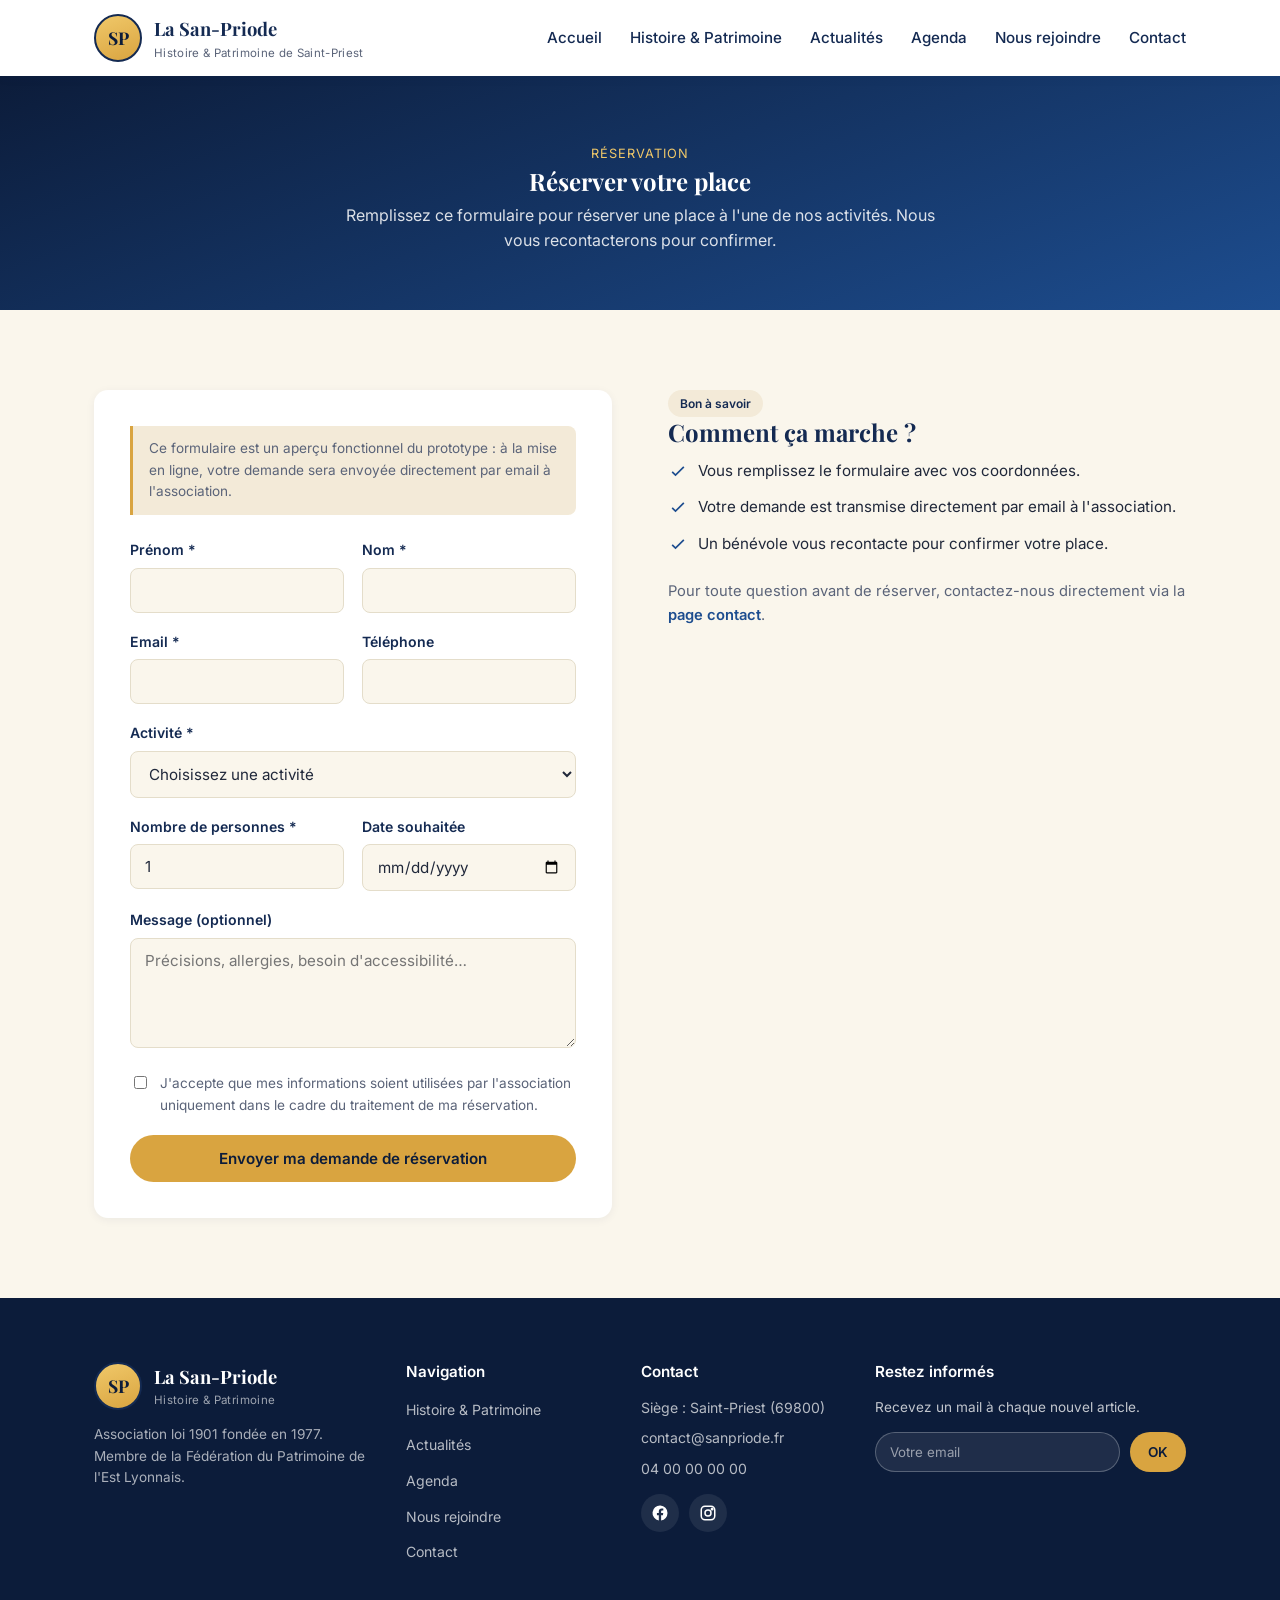
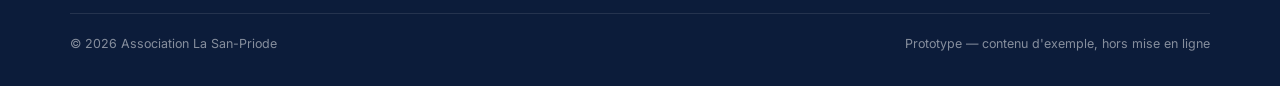
<file: reservation.html>
<!DOCTYPE html>
<html lang="fr">
<head>
<meta charset="UTF-8">
<meta name="viewport" content="width=device-width, initial-scale=1.0">
<title>Réservation — La San-Priode</title>
<meta name="description" content="Réservez votre place pour les activités de l'association La San-Priode : thé dansant, loto, sorties patrimoine.">
<link rel="icon" href="data:image/svg+xml,%3Csvg xmlns='http://www.w3.org/2000/svg' viewBox='0 0 100 100'%3E%3Ccircle cx='50' cy='50' r='48' fill='%23d9a440'/%3E%3Ctext x='50' y='62' font-size='38' text-anchor='middle' fill='%230c1c3a' font-family='Georgia'%3ESP%3C/text%3E%3C/svg%3E">
<link rel="preconnect" href="https://fonts.googleapis.com">
<link href="https://fonts.googleapis.com/css2?family=Playfair+Display:wght@600;700&family=Inter:wght@400;500;600;700&display=swap" rel="stylesheet">
<link rel="stylesheet" href="css/style.css">
</head>
<body>

<header class="site-header">
  <div class="container header-inner">
    <a href="index.html" class="logo">
      <span class="logo-badge">SP</span>
      <span class="logo-text"><strong>La San-Priode</strong><small>Histoire &amp; Patrimoine de Saint-Priest</small></span>
    </a>
    <nav class="main-nav" id="main-nav">
      <ul>
        <li><a href="index.html">Accueil</a></li>
        <li><a href="histoire.html">Histoire &amp; Patrimoine</a></li>
        <li><a href="actualites.html">Actualités</a></li>
        <li><a href="agenda.html">Agenda</a></li>
        <li><a href="association.html">Nous rejoindre</a></li>
        <li><a href="contact.html">Contact</a></li>
      </ul>
    </nav>
    <button class="nav-toggle" id="nav-toggle" aria-label="Ouvrir le menu" aria-expanded="false">
      <span></span><span></span><span></span>
    </button>
  </div>
</header>

<main>

  <section class="page-hero">
    <div class="container">
      <span class="breadcrumb">Réservation</span>
      <h1>Réserver votre place</h1>
      <p>Remplissez ce formulaire pour réserver une place à l'une de nos activités. Nous vous recontacterons pour confirmer.</p>
    </div>
  </section>

  <section class="section">
    <div class="container">
      <div class="two-col" style="align-items:flex-start;">

        <form class="form-card fade-in" data-simulate>
          <div class="form-note">
            Ce formulaire est un aperçu fonctionnel du prototype : à la mise en ligne, votre demande sera envoyée directement par email à l'association.
          </div>

          <div class="form-row two">
            <div class="field">
              <label for="prenom">Prénom *</label>
              <input type="text" id="prenom" name="prenom" required>
            </div>
            <div class="field">
              <label for="nom">Nom *</label>
              <input type="text" id="nom" name="nom" required>
            </div>
          </div>

          <div class="form-row two">
            <div class="field">
              <label for="email">Email *</label>
              <input type="email" id="email" name="email" required>
            </div>
            <div class="field">
              <label for="telephone">Téléphone</label>
              <input type="tel" id="telephone" name="telephone">
            </div>
          </div>

          <div class="form-row">
            <div class="field">
              <label for="activite">Activité *</label>
              <select id="activite" name="activite" required>
                <option value="">Choisissez une activité</option>
                <option value="the-dansant">Thé dansant de rentrée — 14 septembre</option>
                <option value="loto">Grand loto de l'association — 3 octobre</option>
                <option value="sortie">Sortie patrimoine — 8 novembre</option>
                <option value="autre">Autre</option>
              </select>
            </div>
          </div>

          <div class="form-row two">
            <div class="field">
              <label for="personnes">Nombre de personnes *</label>
              <input type="number" id="personnes" name="personnes" min="1" value="1" required>
            </div>
            <div class="field">
              <label for="date">Date souhaitée</label>
              <input type="date" id="date" name="date">
            </div>
          </div>

          <div class="form-row">
            <div class="field">
              <label for="message">Message (optionnel)</label>
              <textarea id="message" name="message" placeholder="Précisions, allergies, besoin d'accessibilité…"></textarea>
            </div>
          </div>

          <div class="form-row">
            <label class="checkbox-row">
              <input type="checkbox" required>
              J'accepte que mes informations soient utilisées par l'association uniquement dans le cadre du traitement de ma réservation.
            </label>
          </div>

          <button type="submit" class="btn btn-primary btn-block">Envoyer ma demande de réservation</button>

          <div class="form-success">✓ Demande envoyée ! (simulation — aucun email n'a réellement été envoyé dans ce prototype)</div>
        </form>

        <div class="fade-in">
          <span class="badge">Bon à savoir</span>
          <h2>Comment ça marche ?</h2>
          <ul class="list-check">
            <li><svg viewBox="0 0 24 24" fill="none" stroke="currentColor" stroke-width="2"><path d="m5 13 4 4L19 7"/></svg> Vous remplissez le formulaire avec vos coordonnées.</li>
            <li><svg viewBox="0 0 24 24" fill="none" stroke="currentColor" stroke-width="2"><path d="m5 13 4 4L19 7"/></svg> Votre demande est transmise directement par email à l'association.</li>
            <li><svg viewBox="0 0 24 24" fill="none" stroke="currentColor" stroke-width="2"><path d="m5 13 4 4L19 7"/></svg> Un bénévole vous recontacte pour confirmer votre place.</li>
          </ul>
          <p style="margin-top:24px;color:var(--color-text-light);font-size:0.92rem;">Pour toute question avant de réserver, contactez-nous directement via la <a href="contact.html" style="color:var(--color-blue);font-weight:600;">page contact</a>.</p>
        </div>

      </div>
    </div>
  </section>

</main>

<footer class="site-footer">
  <div class="container footer-grid">
    <div class="footer-brand">
      <a href="index.html" class="logo">
        <span class="logo-badge">SP</span>
        <span class="logo-text"><strong>La San-Priode</strong><small>Histoire &amp; Patrimoine</small></span>
      </a>
      <p>Association loi 1901 fondée en 1977. Membre de la Fédération du Patrimoine de l'Est Lyonnais.</p>
    </div>
    <div class="footer-links">
      <h3>Navigation</h3>
      <ul>
        <li><a href="histoire.html">Histoire &amp; Patrimoine</a></li>
        <li><a href="actualites.html">Actualités</a></li>
        <li><a href="agenda.html">Agenda</a></li>
        <li><a href="association.html">Nous rejoindre</a></li>
        <li><a href="contact.html">Contact</a></li>
      </ul>
    </div>
    <div class="footer-contact">
      <h3>Contact</h3>
      <p>Siège : Saint-Priest (69800)</p>
      <p>contact@sanpriode.fr</p>
      <p>04 00 00 00 00</p>
      <div class="social-links">
        <a href="#" aria-label="Facebook" target="_blank" rel="noopener"><svg viewBox="0 0 24 24" fill="currentColor"><path d="M22 12a10 10 0 1 0-11.6 9.9v-7H7.9V12h2.5V9.8c0-2.5 1.5-3.9 3.8-3.9 1.1 0 2.2.2 2.2.2v2.5h-1.3c-1.2 0-1.6.8-1.6 1.6V12h2.8l-.4 2.9h-2.4v7A10 10 0 0 0 22 12Z"/></svg></a>
        <a href="#" aria-label="Instagram" target="_blank" rel="noopener"><svg viewBox="0 0 24 24" fill="none" stroke="currentColor" stroke-width="2"><rect x="3" y="3" width="18" height="18" rx="5"/><circle cx="12" cy="12" r="4"/><circle cx="17.5" cy="6.5" r="1"/></svg></a>
      </div>
    </div>
    <div class="footer-newsletter">
      <h3>Restez informés</h3>
      <p style="font-size:0.85rem;">Recevez un mail à chaque nouvel article.</p>
      <form class="newsletter-form" data-simulate>
        <input type="email" required placeholder="Votre email">
        <button type="submit" class="btn btn-primary btn-sm">OK</button>
      </form>
    </div>
  </div>
  <div class="container footer-bottom">
    <p>© 2026 Association La San-Priode</p>
    <p class="footer-meta">Prototype — contenu d'exemple, hors mise en ligne</p>
  </div>
</footer>

<script src="js/main.js"></script>
</body>
</html>
</file>
<file: css/style.css>
/* ===========================================================
   La San-Priode — feuille de style du prototype
   Police titres : Playfair Display (esprit patrimoine)
   Police texte  : Inter (lisibilité, moderne, épuré)
   =========================================================== */

:root {
  /* Couleurs reprises du logo (bleu / jaune) */
  --color-navy: #142a52;
  --color-navy-dark: #0c1c3a;
  --color-blue: #1d4d8f;
  --color-gold: #d9a440;
  --color-gold-light: #f0c869;
  --color-cream: #faf6ec;
  --color-cream-deep: #f3ead8;
  --color-text: #20283a;
  --color-text-light: #5b6479;
  --color-white: #ffffff;
  --color-border: #e4ddca;

  --font-heading: "Playfair Display", Georgia, serif;
  --font-body: "Inter", system-ui, -apple-system, "Segoe UI", sans-serif;

  --radius: 14px;
  --radius-sm: 8px;
  --shadow-sm: 0 2px 10px rgba(20, 42, 82, 0.06);
  --shadow-md: 0 10px 30px rgba(20, 42, 82, 0.1);
  --container-w: 1140px;
}

/* ---------- Reset ---------- */
*, *::before, *::after { box-sizing: border-box; }
html { scroll-behavior: smooth; }
body {
  margin: 0;
  font-family: var(--font-body);
  color: var(--color-text);
  background: var(--color-cream);
  line-height: 1.6;
  -webkit-font-smoothing: antialiased;
}
img { max-width: 100%; display: block; }
a { color: inherit; text-decoration: none; }
ul { list-style: none; margin: 0; padding: 0; }
button { font-family: inherit; cursor: pointer; }
h1, h2, h3, h4 {
  font-family: var(--font-heading);
  color: var(--color-navy);
  line-height: 1.25;
  margin: 0 0 0.5em;
}
p { margin: 0 0 1em; }
.container {
  max-width: var(--container-w);
  margin: 0 auto;
  padding: 0 24px;
}

/* ---------- Bandeau aperçu prototype ---------- */
.preview-banner {
  background: var(--color-navy-dark);
  color: var(--color-gold-light);
  text-align: center;
  font-size: 0.85rem;
  padding: 8px 16px;
  letter-spacing: 0.02em;
}

/* ---------- Header ---------- */
.site-header {
  background: var(--color-white);
  position: sticky;
  top: 0;
  z-index: 100;
  box-shadow: var(--shadow-sm);
}
.header-inner {
  display: flex;
  align-items: center;
  justify-content: space-between;
  gap: 24px;
  padding-top: 14px;
  padding-bottom: 14px;
}
.logo {
  display: flex;
  align-items: center;
  gap: 12px;
  flex-shrink: 0;
}
.logo-badge {
  width: 48px;
  height: 48px;
  border-radius: 50%;
  background: linear-gradient(160deg, var(--color-gold-light), var(--color-gold));
  display: flex;
  align-items: center;
  justify-content: center;
  color: var(--color-navy-dark);
  font-family: var(--font-heading);
  font-weight: 700;
  font-size: 1.1rem;
  border: 2px solid var(--color-navy);
  flex-shrink: 0;
}
.logo-text strong {
  display: block;
  font-family: var(--font-heading);
  font-size: 1.15rem;
  color: var(--color-navy);
}
.logo-text small {
  display: block;
  font-size: 0.72rem;
  color: var(--color-text-light);
  letter-spacing: 0.03em;
}

.main-nav ul { display: flex; gap: 28px; }
.main-nav a {
  font-weight: 500;
  font-size: 0.95rem;
  color: var(--color-navy);
  position: relative;
  padding: 6px 0;
}
.main-nav a::after {
  content: "";
  position: absolute;
  left: 0; bottom: 0;
  width: 0; height: 2px;
  background: var(--color-gold);
  transition: width 0.2s ease;
}
.main-nav a:hover::after,
.main-nav a[aria-current="page"]::after { width: 100%; }
.main-nav a[aria-current="page"] { color: var(--color-blue); }

.nav-cta { flex-shrink: 0; }

.nav-toggle {
  display: none;
  flex-direction: column;
  gap: 5px;
  background: none;
  border: none;
  padding: 6px;
}
.nav-toggle span {
  width: 24px;
  height: 2px;
  background: var(--color-navy);
  display: block;
}

/* ---------- Boutons ---------- */
.btn {
  display: inline-flex;
  align-items: center;
  gap: 8px;
  padding: 12px 24px;
  border-radius: 999px;
  font-weight: 600;
  font-size: 0.95rem;
  border: 2px solid transparent;
  transition: transform 0.15s ease, box-shadow 0.15s ease, background 0.15s ease;
}
.btn:hover { transform: translateY(-2px); }
.btn-primary {
  background: var(--color-gold);
  color: var(--color-navy-dark);
}
.btn-primary:hover { background: var(--color-gold-light); box-shadow: var(--shadow-md); }
.btn-outline {
  background: transparent;
  border-color: var(--color-navy);
  color: var(--color-navy);
}
.btn-outline:hover { background: var(--color-navy); color: var(--color-white); }
.btn-light {
  background: var(--color-white);
  color: var(--color-navy);
}
.btn-light:hover { background: var(--color-cream-deep); }
.btn-block { width: 100%; justify-content: center; }
.btn-sm { padding: 8px 16px; font-size: 0.85rem; }

/* ---------- Hero ---------- */
.hero {
  background: radial-gradient(circle at 80% 20%, rgba(217, 164, 64, 0.18), transparent 55%),
              linear-gradient(160deg, var(--color-navy-dark), var(--color-navy));
  color: var(--color-white);
  padding: 90px 0 110px;
  position: relative;
  overflow: hidden;
}
.hero::after {
  content: "";
  position: absolute;
  inset: 0;
  background-image: repeating-linear-gradient(45deg, rgba(255,255,255,0.025) 0 2px, transparent 2px 40px);
  pointer-events: none;
}
.hero-inner { max-width: 680px; position: relative; }
.hero-kicker {
  display: inline-block;
  color: var(--color-gold-light);
  font-weight: 600;
  letter-spacing: 0.08em;
  text-transform: uppercase;
  font-size: 0.8rem;
  margin-bottom: 18px;
}
.hero h1 {
  color: var(--color-white);
  font-size: clamp(2.1rem, 4vw, 3.2rem);
  margin-bottom: 0.4em;
}
.hero p.lead {
  color: rgba(255,255,255,0.85);
  font-size: 1.15rem;
  max-width: 560px;
}
.hero-actions {
  display: flex;
  gap: 16px;
  margin-top: 32px;
  flex-wrap: wrap;
}

.page-hero {
  background: linear-gradient(160deg, var(--color-navy-dark), var(--color-blue));
  color: var(--color-white);
  padding: 64px 0 56px;
  text-align: center;
}
.page-hero h1 { color: var(--color-white); margin-bottom: 0.3em; }
.page-hero p { color: rgba(255,255,255,0.85); max-width: 620px; margin: 0 auto; }
.breadcrumb {
  font-size: 0.8rem;
  color: var(--color-gold-light);
  text-transform: uppercase;
  letter-spacing: 0.08em;
  margin-bottom: 12px;
}

/* ---------- Sections ---------- */
.section { padding: 80px 0; }
.section-alt { background: var(--color-cream-deep); }
.section-navy { background: var(--color-navy-dark); color: var(--color-white); }
.section-navy h2, .section-navy h3 { color: var(--color-white); }
.section-head {
  text-align: center;
  max-width: 640px;
  margin: 0 auto 48px;
}
.section-head .eyebrow {
  display: block;
  color: var(--color-blue);
  font-weight: 600;
  font-size: 0.78rem;
  text-transform: uppercase;
  letter-spacing: 0.1em;
  margin-bottom: 10px;
}
.section-head.left { text-align: left; margin-left: 0; }
.section-foot { text-align: center; margin-top: 40px; }

/* ---------- Grilles & cartes ---------- */
.grid { display: grid; gap: 28px; }
.grid-3 { grid-template-columns: repeat(3, 1fr); }
.grid-2 { grid-template-columns: repeat(2, 1fr); }
.grid-4 { grid-template-columns: repeat(4, 1fr); }

.card {
  background: var(--color-white);
  border-radius: var(--radius);
  overflow: hidden;
  box-shadow: var(--shadow-sm);
  transition: transform 0.2s ease, box-shadow 0.2s ease;
  display: flex;
  flex-direction: column;
}
.card:hover { transform: translateY(-4px); box-shadow: var(--shadow-md); }

.placeholder-media {
  aspect-ratio: 16/10;
  background: linear-gradient(135deg, var(--color-cream-deep), #e3d6b3);
  display: flex;
  align-items: center;
  justify-content: center;
  color: var(--color-blue);
  position: relative;
}
.placeholder-media svg { width: 38px; height: 38px; opacity: 0.55; }
.placeholder-media .tag {
  position: absolute;
  top: 12px; left: 12px;
  background: var(--color-white);
  color: var(--color-navy);
  font-size: 0.72rem;
  font-weight: 600;
  padding: 4px 10px;
  border-radius: 999px;
}

.card-body { padding: 22px; flex: 1; display: flex; flex-direction: column; }
.card-meta {
  font-size: 0.78rem;
  color: var(--color-text-light);
  text-transform: uppercase;
  letter-spacing: 0.04em;
  margin-bottom: 8px;
}
.card-body h3 { font-size: 1.15rem; margin-bottom: 10px; }
.card-body p { color: var(--color-text-light); font-size: 0.92rem; flex: 1; }
.card-link {
  font-weight: 600;
  color: var(--color-blue);
  font-size: 0.9rem;
  display: inline-flex;
  align-items: center;
  gap: 6px;
  margin-top: 10px;
}

/* Carte valeur (icône + texte, page accueil) */
.value-card {
  background: var(--color-white);
  border-radius: var(--radius);
  padding: 28px;
  box-shadow: var(--shadow-sm);
}
.value-card .icon {
  width: 46px; height: 46px;
  border-radius: 12px;
  background: var(--color-cream-deep);
  display: flex; align-items: center; justify-content: center;
  margin-bottom: 16px;
  color: var(--color-blue);
}
.value-card .icon svg { width: 24px; height: 24px; }

/* Carte mission (liste objectifs) */
.mission-list { display: grid; gap: 18px; }
.mission-item {
  display: flex;
  gap: 16px;
  background: var(--color-white);
  border-radius: var(--radius-sm);
  padding: 20px;
  box-shadow: var(--shadow-sm);
}
.mission-item .num {
  flex-shrink: 0;
  width: 36px; height: 36px;
  border-radius: 50%;
  background: var(--color-navy);
  color: var(--color-gold-light);
  display: flex; align-items: center; justify-content: center;
  font-family: var(--font-heading);
  font-weight: 700;
}
.mission-item h4 { margin-bottom: 4px; font-size: 1rem; }
.mission-item p { margin: 0; font-size: 0.9rem; color: var(--color-text-light); }

/* Événement */
.event-card {
  display: flex;
  gap: 20px;
  background: var(--color-white);
  border-radius: var(--radius);
  box-shadow: var(--shadow-sm);
  padding: 22px;
  align-items: flex-start;
}
.event-date {
  flex-shrink: 0;
  width: 68px;
  text-align: center;
  background: var(--color-navy);
  color: var(--color-white);
  border-radius: var(--radius-sm);
  padding: 10px 0;
}
.event-date .day { font-family: var(--font-heading); font-size: 1.5rem; font-weight: 700; display: block; }
.event-date .month { font-size: 0.72rem; text-transform: uppercase; letter-spacing: 0.06em; color: var(--color-gold-light); }
.event-body { flex: 1; }
.event-body h3 { font-size: 1.05rem; margin-bottom: 6px; }
.event-meta { font-size: 0.85rem; color: var(--color-text-light); margin-bottom: 10px; display: flex; gap: 14px; flex-wrap: wrap; }
.event-meta span { display: inline-flex; align-items: center; gap: 5px; }
.event-actions { display: flex; gap: 10px; margin-top: 12px; flex-wrap: wrap; }

.month-heading {
  font-family: var(--font-heading);
  color: var(--color-blue);
  font-size: 1.3rem;
  margin: 48px 0 20px;
  display: flex;
  align-items: center;
  gap: 14px;
}
.month-heading::after { content: ""; flex: 1; height: 1px; background: var(--color-border); }
.month-heading:first-of-type { margin-top: 0; }

/* Timeline (page histoire) */
.timeline { position: relative; padding-left: 32px; }
.timeline::before {
  content: "";
  position: absolute;
  left: 7px; top: 6px; bottom: 6px;
  width: 2px;
  background: var(--color-border);
}
.timeline-item { position: relative; padding-bottom: 36px; }
.timeline-item:last-child { padding-bottom: 0; }
.timeline-item::before {
  content: "";
  position: absolute;
  left: -32px; top: 4px;
  width: 16px; height: 16px;
  border-radius: 50%;
  background: var(--color-gold);
  border: 3px solid var(--color-white);
  box-shadow: 0 0 0 2px var(--color-gold);
}
.timeline-item .year {
  font-family: var(--font-heading);
  color: var(--color-blue);
  font-weight: 700;
  font-size: 1.1rem;
}
.timeline-item h4 { margin: 4px 0 6px; }
.timeline-item p { color: var(--color-text-light); font-size: 0.92rem; margin: 0; }

/* Tags / filtres */
.tag-filters { display: flex; gap: 10px; flex-wrap: wrap; justify-content: center; margin-bottom: 40px; }
.tag-filter {
  padding: 8px 18px;
  border-radius: 999px;
  border: 1px solid var(--color-border);
  background: var(--color-white);
  font-size: 0.85rem;
  font-weight: 500;
  color: var(--color-text-light);
}
.tag-filter.active { background: var(--color-navy); color: var(--color-white); border-color: var(--color-navy); }

/* ---------- Bandeau CTA ---------- */
.cta-banner {
  background: linear-gradient(135deg, var(--color-gold), var(--color-gold-light));
  border-radius: var(--radius);
  padding: 48px;
  display: flex;
  align-items: center;
  justify-content: space-between;
  gap: 32px;
  flex-wrap: wrap;
  color: var(--color-navy-dark);
}
.cta-banner h2 { color: var(--color-navy-dark); margin-bottom: 8px; }
.cta-banner p { margin: 0; max-width: 480px; }

/* ---------- Formulaires ---------- */
.form-card {
  background: var(--color-white);
  border-radius: var(--radius);
  padding: 36px;
  box-shadow: var(--shadow-sm);
}
.form-row { display: grid; gap: 18px; margin-bottom: 18px; }
.form-row.two { grid-template-columns: 1fr 1fr; }
.field label {
  display: block;
  font-weight: 600;
  font-size: 0.88rem;
  margin-bottom: 6px;
  color: var(--color-navy);
}
.field .hint { font-size: 0.78rem; color: var(--color-text-light); margin-top: 4px; }
.field input,
.field select,
.field textarea {
  width: 100%;
  padding: 12px 14px;
  border: 1px solid var(--color-border);
  border-radius: var(--radius-sm);
  font-family: inherit;
  font-size: 0.95rem;
  background: var(--color-cream);
  color: var(--color-text);
}
.field input:focus,
.field select:focus,
.field textarea:focus {
  outline: none;
  border-color: var(--color-blue);
  background: var(--color-white);
}
.field textarea { resize: vertical; min-height: 110px; }
.checkbox-row { display: flex; align-items: flex-start; gap: 10px; font-size: 0.85rem; color: var(--color-text-light); }
.checkbox-row input { width: auto; margin-top: 3px; }
.checkbox-group { display: grid; gap: 10px; }
.form-note {
  background: var(--color-cream-deep);
  border-left: 3px solid var(--color-gold);
  padding: 12px 16px;
  font-size: 0.85rem;
  border-radius: 0 var(--radius-sm) var(--radius-sm) 0;
  margin-bottom: 24px;
  color: var(--color-text-light);
}
.form-success {
  display: none;
  background: #e8f5e9;
  border: 1px solid #a5d6a7;
  color: #2e7d32;
  padding: 16px 20px;
  border-radius: var(--radius-sm);
  margin-top: 20px;
  font-size: 0.9rem;
}
.form-success.visible { display: block; }

.newsletter-form { display: flex; gap: 10px; }
.newsletter-form input {
  flex: 1;
  padding: 11px 14px;
  border-radius: 999px;
  border: 1px solid rgba(255,255,255,0.25);
  background: rgba(255,255,255,0.08);
  color: var(--color-white);
  font-family: inherit;
}
.newsletter-form input::placeholder { color: rgba(255,255,255,0.55); }

/* ---------- Footer ---------- */
.site-footer { background: var(--color-navy-dark); color: rgba(255,255,255,0.75); padding: 64px 0 0; }
.footer-grid { display: grid; grid-template-columns: 1.4fr 1fr 1fr 1.2fr; gap: 40px; padding-bottom: 48px; }
.footer-grid h3 { color: var(--color-white); font-size: 0.95rem; margin-bottom: 16px; font-family: var(--font-body); font-weight: 600; }
.footer-brand .logo-text strong, .footer-brand .logo-text small { color: var(--color-white); }
.footer-brand .logo-text small { color: rgba(255,255,255,0.6); }
.footer-brand p { font-size: 0.85rem; margin-top: 14px; color: rgba(255,255,255,0.65); }
.footer-links ul { display: grid; gap: 10px; }
.footer-links a { font-size: 0.88rem; color: rgba(255,255,255,0.7); }
.footer-links a:hover { color: var(--color-gold-light); }
.footer-contact p { font-size: 0.88rem; margin-bottom: 8px; color: rgba(255,255,255,0.7); }
.social-links { display: flex; gap: 10px; margin-top: 14px; }
.social-links a {
  width: 38px; height: 38px;
  border-radius: 50%;
  background: rgba(255,255,255,0.08);
  display: flex; align-items: center; justify-content: center;
  color: var(--color-white);
}
.social-links a:hover { background: var(--color-gold); color: var(--color-navy-dark); }
.social-links svg { width: 18px; height: 18px; }
.footer-bottom {
  border-top: 1px solid rgba(255,255,255,0.1);
  padding: 20px 0;
  display: flex;
  justify-content: space-between;
  font-size: 0.78rem;
  color: rgba(255,255,255,0.5);
  flex-wrap: wrap;
  gap: 8px;
}

/* ---------- Article (page article.html) ---------- */
.article-header { max-width: 760px; margin: 0 auto; text-align: center; }
.article-body { max-width: 720px; margin: 40px auto 0; font-size: 1.02rem; color: var(--color-text); }
.article-body h2 { font-size: 1.4rem; margin-top: 1.6em; }
.article-body blockquote {
  border-left: 3px solid var(--color-gold);
  margin: 28px 0;
  padding: 4px 24px;
  font-style: italic;
  color: var(--color-text-light);
}
.share-row {
  display: flex;
  align-items: center;
  gap: 12px;
  margin: 32px auto 0;
  max-width: 720px;
  padding-top: 24px;
  border-top: 1px solid var(--color-border);
}
.share-row span { font-size: 0.85rem; color: var(--color-text-light); font-weight: 600; }
.share-btn {
  width: 36px; height: 36px;
  border-radius: 50%;
  background: var(--color-cream-deep);
  display: flex; align-items: center; justify-content: center;
  color: var(--color-navy);
}
.share-btn:hover { background: var(--color-gold); }
.share-btn svg { width: 16px; height: 16px; }
.source-note { font-size: 0.78rem; color: var(--color-text-light); margin-left: auto; }

/* ---------- Map placeholder ---------- */
.map-placeholder {
  aspect-ratio: 16/8;
  background: repeating-linear-gradient(45deg, var(--color-cream-deep), var(--color-cream-deep) 10px, #ece2c8 10px, #ece2c8 20px);
  border-radius: var(--radius);
  display: flex;
  align-items: center;
  justify-content: center;
  color: var(--color-text-light);
  font-size: 0.9rem;
  text-align: center;
  padding: 20px;
}

/* ---------- Utilitaires ---------- */
.text-center { text-align: center; }
.mt-0 { margin-top: 0; }
.fade-in { opacity: 0; transform: translateY(16px); transition: opacity 0.6s ease, transform 0.6s ease; }
.fade-in.visible { opacity: 1; transform: translateY(0); }
.badge {
  display: inline-block;
  background: var(--color-cream-deep);
  color: var(--color-navy);
  font-size: 0.75rem;
  font-weight: 600;
  padding: 4px 12px;
  border-radius: 999px;
}
.two-col { display: grid; grid-template-columns: 1fr 1fr; gap: 56px; align-items: center; }
.list-check { display: grid; gap: 12px; }
.list-check li { display: flex; gap: 10px; align-items: flex-start; font-size: 0.95rem; }
.list-check svg { width: 20px; height: 20px; flex-shrink: 0; color: var(--color-blue); margin-top: 2px; }

/* ---------- Responsive ---------- */
@media (max-width: 960px) {
  .grid-3, .grid-4 { grid-template-columns: repeat(2, 1fr); }
  .footer-grid { grid-template-columns: 1fr 1fr; }
  .two-col { grid-template-columns: 1fr; gap: 32px; }
}

@media (max-width: 1000px) {
  .main-nav {
    position: fixed;
    top: 78px; left: 0; right: 0; bottom: 0;
    background: var(--color-white);
    transform: translateX(100%);
    transition: transform 0.25s ease;
    padding: 24px;
    overflow-y: auto;
  }
  .main-nav.open { transform: translateX(0); }
  .main-nav ul { flex-direction: column; gap: 4px; }
  .main-nav a { display: block; padding: 14px 4px; border-bottom: 1px solid var(--color-border); }
  .nav-toggle { display: flex; }
  .nav-cta { display: none; }
  .grid-3, .grid-4, .grid-2 { grid-template-columns: 1fr; }
  .footer-grid { grid-template-columns: 1fr; gap: 32px; }
  .form-row.two { grid-template-columns: 1fr; }
  .event-card { flex-direction: column; }
  .event-date { flex-direction: row; width: auto; display: inline-flex; gap: 8px; padding: 8px 16px; }
  .cta-banner { padding: 32px; }
  .hero { padding: 64px 0 80px; }
  .section { padding: 56px 0; }
}
</file>
